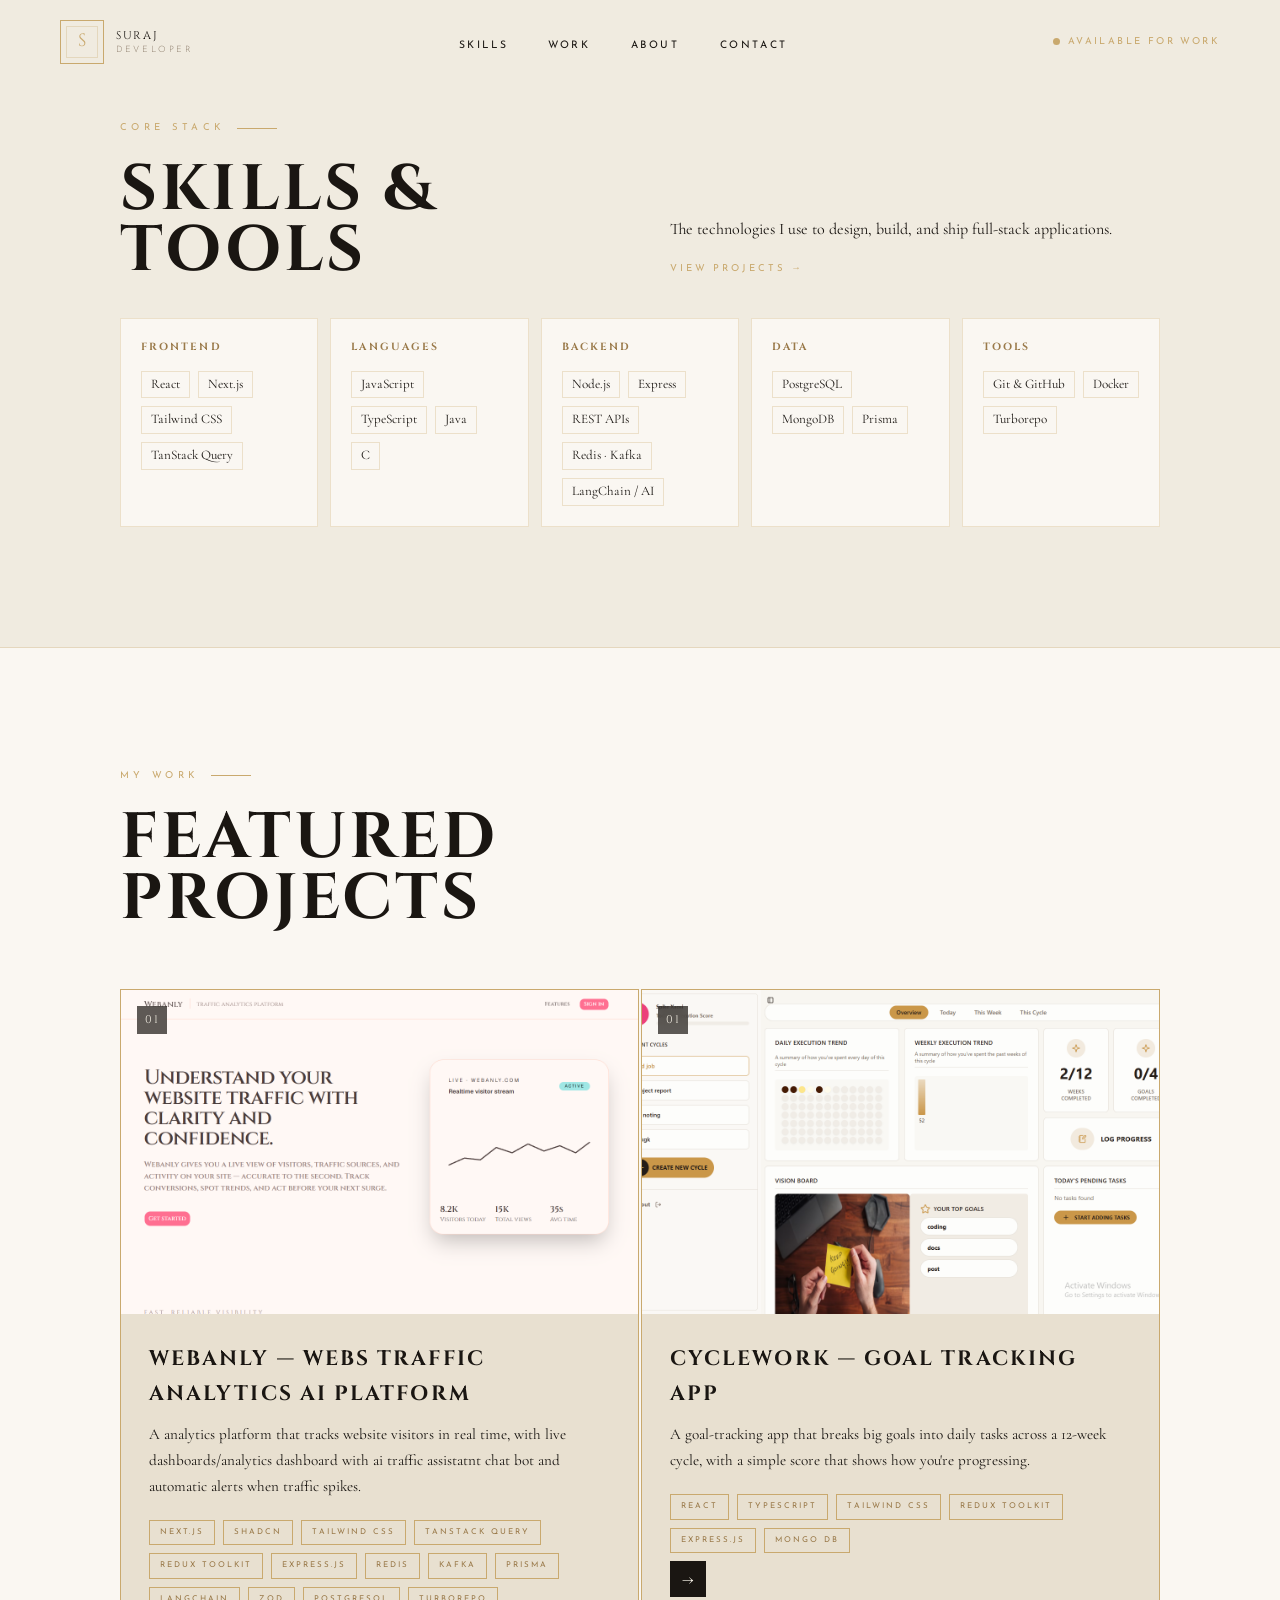
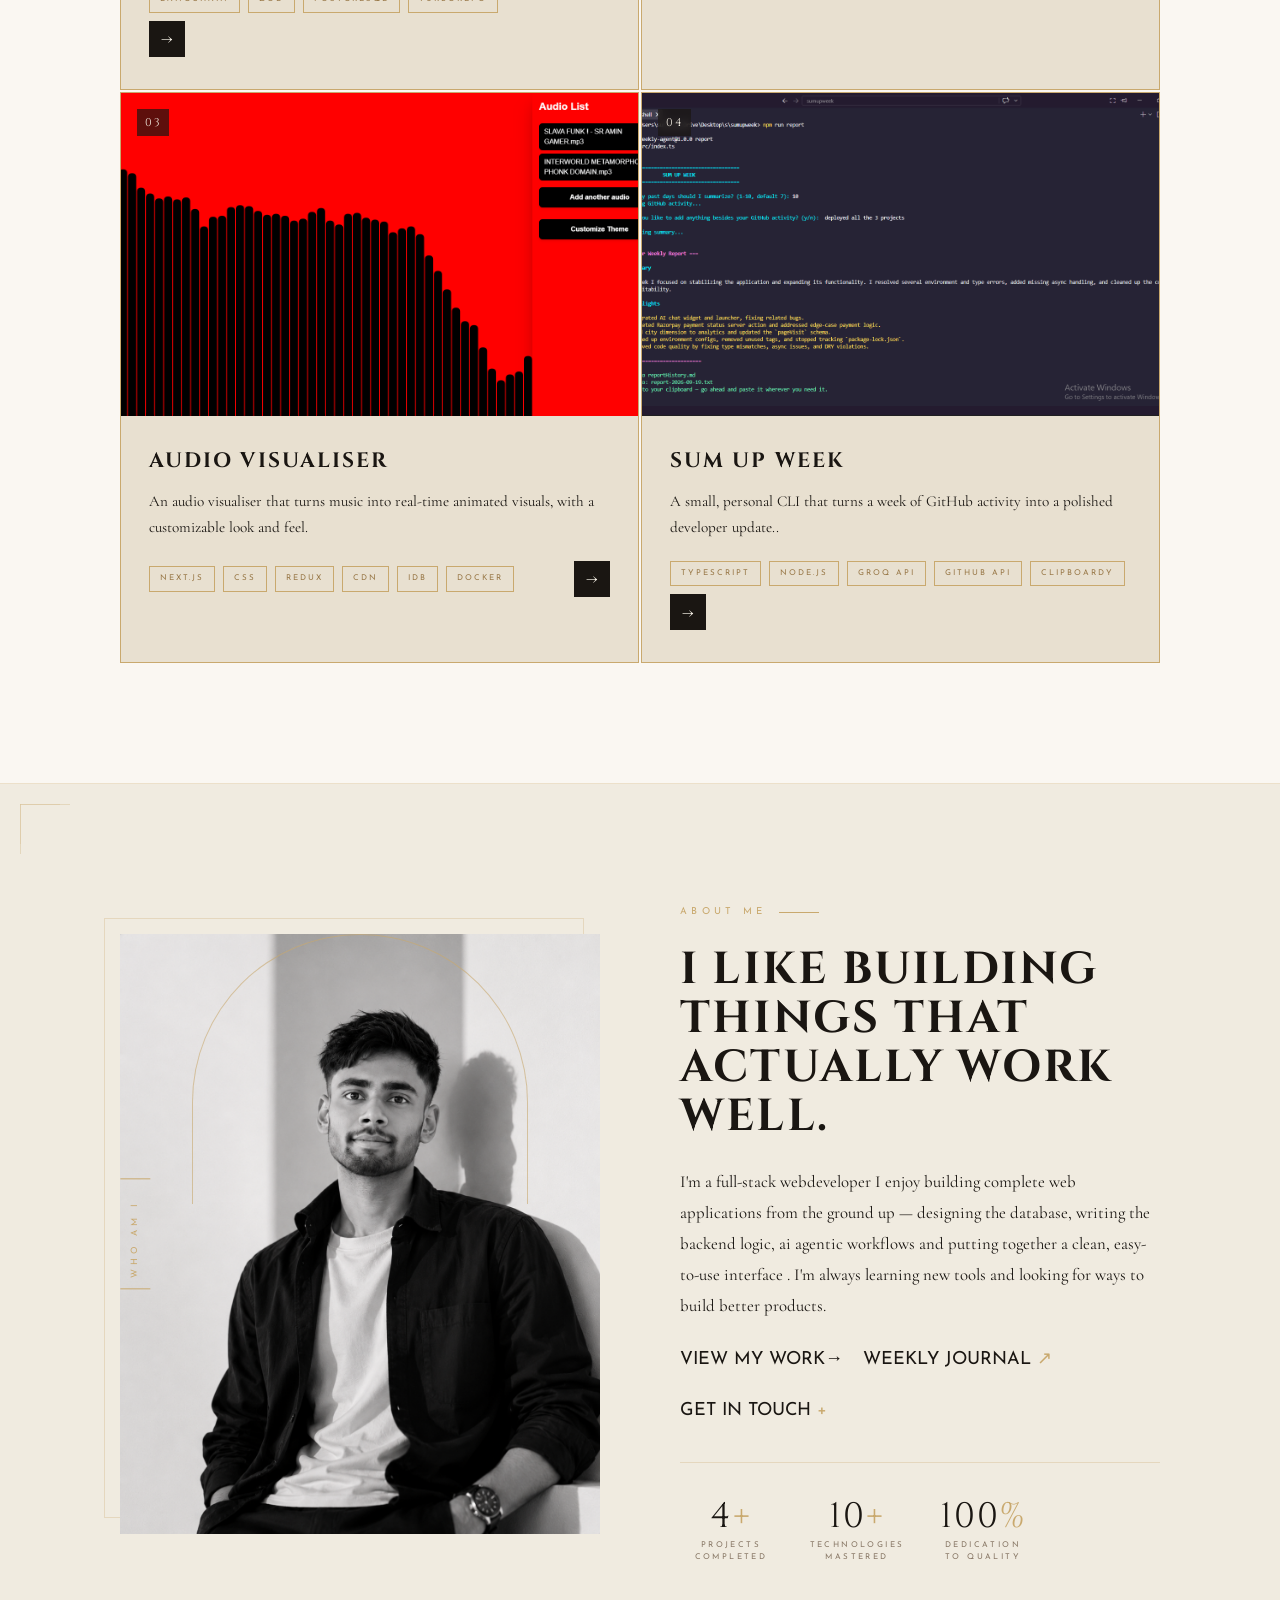
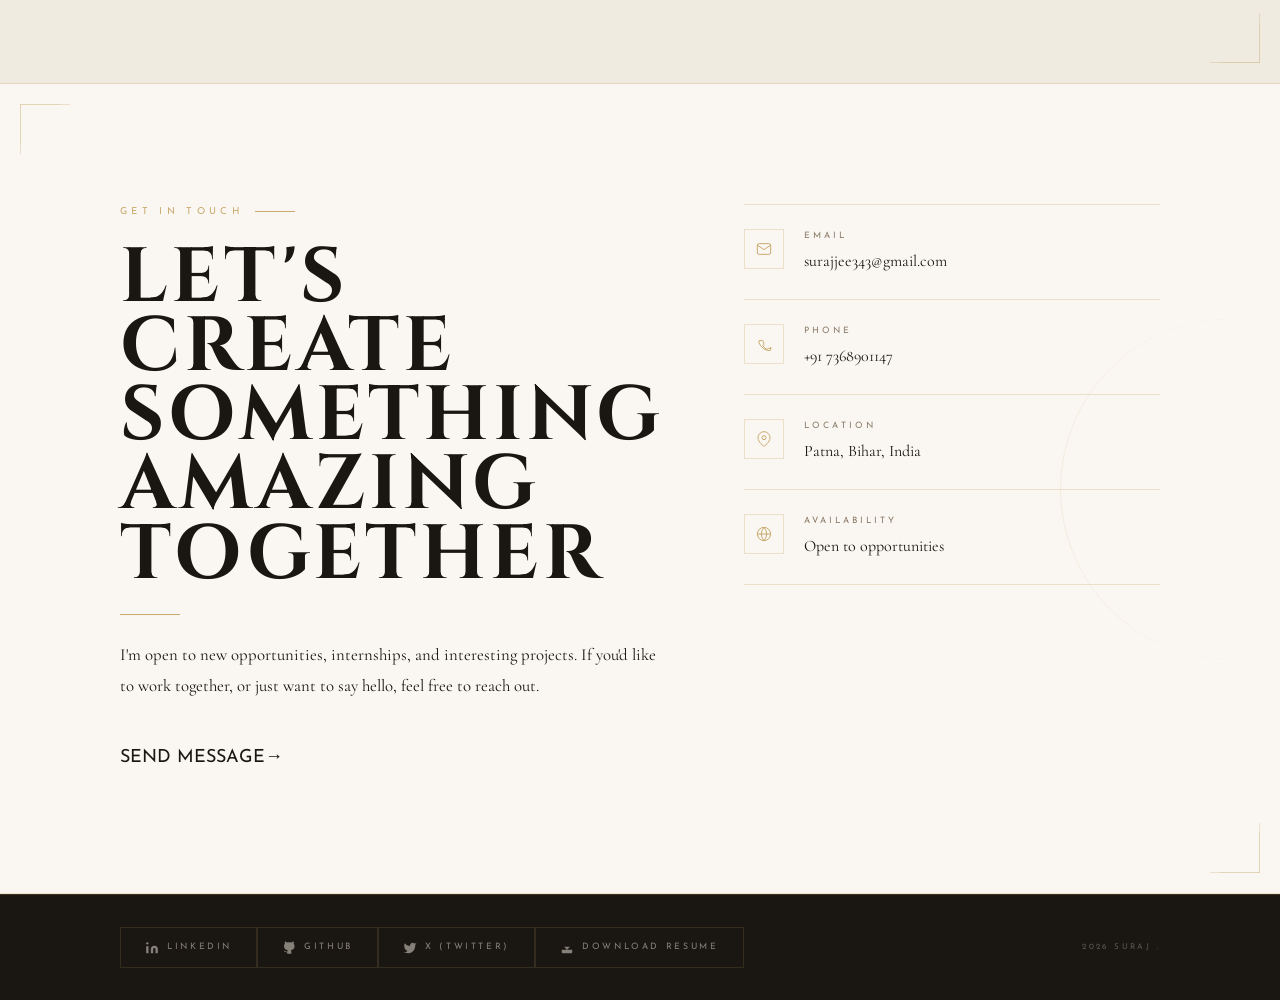
<file: index.html>
<!DOCTYPE html>
<html lang="en">
<head>
<meta charset="UTF-8"/>
<meta name="viewport" content="width=device-width, initial-scale=1.0"/>
<title>Suraj Dev — Full Stack Developer</title>
<link rel="preconnect" href="https://fonts.googleapis.com"/>
<link rel="preconnect" href="https://fonts.gstatic.com" crossorigin/>
<link href="https://fonts.googleapis.com/css2?family=Cinzel:wght@400;600;700;900&family=Cormorant+Garamond:ital,wght@0,300;0,400;0,500;0,600;1,300;1,400&family=Josefin+Sans:wght@100;200;300;400&display=swap" rel="stylesheet"/>
<link rel="stylesheet" href="styles.css">
</head>
<body>
  <script
  src="https://webanly-dashboard.vercel.app/script.js"
  data-collect-api-url="https://webanly.onrender.com/collect"
  data-domain-name="suraj-xaosi.github.io715"
  data-api-key="495f081d-9908-4827-b13b-5744b9d192c0">
</script>
<!-- MOBILE MENU -->
<div class="mobile-menu" id="mobileMenu">
  <a href="#skills" onclick="closeMobile()">Skills</a>
  <a href="#work" onclick="closeMobile()">Work</a>
  <a href="#about" onclick="closeMobile()">About</a>
  <a href="#contact" onclick="closeMobile()">Contact</a>
  <div class="mobile-menu-deco">Suraj Dev · Full Stack Developer</div>
</div>

<!-- NAVBAR -->
<nav id="navbar">
  <div class="nav-logo">
    <div class="logo-mark">S</div>
    <div class="logo-text">Suraj<span>Developer</span></div>
  </div>
  <ul class="nav-links">
    <li><a href="#skills">Skills</a></li>
    <li><a href="#work">Work</a></li>
    <li><a href="#about">About</a></li>
    <li><a href="#contact">Contact</a></li>
  </ul>
  <div class="nav-avail"><div class="avail-dot"></div>Available for Work</div>
  <div class="hamburger" id="hamburger" onclick="toggleMenu()">
    <span></span><span></span><span></span>
  </div>
</nav>

<!-- ── SKILLS

─────────────────────── -->
<section id="skills" class="section">
  <div class="skills-intro">
    <div>
      <div class="section-label">Core Stack</div>
      <h2 class="section-heading">Skills &amp; Tools</h2>
    </div>
    <div class="skills-intro-right">
      The technologies I use to design, build, and ship full-stack applications.
      <a href="#work" class="arrow-link">View Projects →</a>
    </div>
  </div>

  <div class="skills-cards">
    <article class="skill-card">
      <h3 class="skill-card-title">Frontend</h3>
      <ul class="skill-list">
        <li>React</li>
        <li>Next.js</li>
        <li>Tailwind CSS</li>
        <li>TanStack Query</li>
      </ul>
    </article>
    <article class="skill-card">
      <h3 class="skill-card-title">Languages</h3>
      <ul class="skill-list">
        <li>JavaScript</li>
        <li>TypeScript</li>
        <li>Java</li>
        <li>C</li>
      </ul>
    </article>
    <article class="skill-card">
      <h3 class="skill-card-title">Backend</h3>
      <ul class="skill-list">
        <li>Node.js</li>
        <li>Express</li>
        <li>REST APIs</li>
        <li>Redis · Kafka</li>
        <li>LangChain / AI</li>
      </ul>
    </article>
    <article class="skill-card">
      <h3 class="skill-card-title">Data</h3>
      <ul class="skill-list">
        <li>PostgreSQL</li>
        <li>MongoDB</li>
        <li>Prisma</li>
      </ul>
    </article>
    <article class="skill-card">
      <h3 class="skill-card-title">Tools</h3>
      <ul class="skill-list">
        <li>Git &amp; GitHub</li>
        <li>Docker</li>
        <li>Turborepo</li>
      </ul>
    </article>
  </div>
</section>

<!-- ── WORK

─────────────────────── -->
<section id="work" class="section" style="background:var(--warm-white);">
  <div class="work-header">
    <div>
      <div class="section-label">My Work</div>
      <h2 class="section-heading">Featured<br>Projects</h2>
    </div>
  </div>

  <div class="projects-grid">
    <a class="project-card" href="projects/analytics-dashboard.html" aria-label="View Analytics Dashboard project details">
      <div class="project-card-img">
        <span class="project-num">01</span>
        <img src="asset/webAnlyIntro.png" alt="Analytics Dashboard"/>
      </div>
      <div class="project-card-body">
        <h3 class="project-title">WebAnly — Webs traffic Analytics ai Platform</h3>
        <p class="project-desc">A analytics platform that tracks website visitors in real time, with live dashboards/analytics dashboard with ai traffic assistatnt chat bot and automatic alerts when traffic spikes.</p>
        <div class="project-tags">
          <div style="display:flex;gap:8px;flex-wrap:wrap;">
            <span class="tag">Next.js</span>
            <span class="tag">shadcn</span>
            <span class="tag">Tailwind CSS</span>
            <span class="tag">Tanstack Query</span>
            <span class="tag">Redux Toolkit</span>
            <span class="tag">express.js</span>
            <span class="tag">Redis</span>
            <span class="tag">Kafka</span>
            <span class="tag">Prisma</span>
            <span class="tag">Langchain</span>
            <span class="tag">zod</span>
            <span class="tag">PostgreSql</span>
            <span class="tag">TurboRepo</span>
          </div>
          <div class="project-arrow">→</div>
        </div>
      </div>
    </a>

    <a class="project-card" href="projects/cyclework.html" aria-label="View Cyclework project details">
      <div class="project-card-img">
        <span class="project-num">01</span>
        <img src="asset/cyclework.png" alt="Cyclework - Goal-Tracking Platform"/>
      </div>
      <div class="project-card-body">
        <h3 class="project-title">Cyclework — Goal Tracking App</h3>
        <p class="project-desc">A goal-tracking app that breaks big goals into daily tasks across a 12-week cycle, with a simple score that shows how you're progressing.</p>
        <div class="project-tags">
          <div style="display:flex;gap:8px;flex-wrap:wrap;">
            <span class="tag">React</span>
            <span class="tag">TypeScript</span>
            <span class="tag">Tailwind CSS</span>
            <span class="tag">Redux Toolkit</span>
            <span class="tag">Express.js</span>
            <span class="tag">Mongo DB</span>
          </div>
          <div class="project-arrow">→</div>
        </div>
      </div>
    </a>

    <a class="project-card" href="projects/audio-visualiser.html" aria-label="View Audio Visualiser project details">
      <div class="project-card-img">
        <span class="project-num">03</span>
        <img src="asset/av.png" alt="Audio Visualiser"/>
      </div>
      <div class="project-card-body">
        <h3 class="project-title">Audio Visualiser</h3>
        <p class="project-desc">An audio visualiser that turns music into real-time animated visuals, with a customizable look and feel.</p>
        <div class="project-tags">
          <div style="display:flex;gap:8px;flex-wrap:wrap;">
            <span class="tag">Next.js</span>
            <span class="tag">css</span>
            <span class="tag">redux</span>
            <span class="tag">CDN</span>
            <span class="tag">idb</span>
            <span class="tag">docker</span>
          </div>
          <div class="project-arrow">→</div>
        </div>
      </div>
    </a>


    <a class="project-card" href="projects/sumupweek.html" aria-label="View SumUpWEEK cli details">
      <div class="project-card-img">
        <span class="project-num">04</span>
        <img src="asset/cli.png" alt="sum up week cli"/>
      </div>
      <div class="project-card-body">
        <h3 class="project-title">Sum Up Week</h3>
        <p class="project-desc">A small, personal CLI that turns a week of GitHub activity into a polished developer update..</p>
        <div class="project-tags">
          <div style="display:flex;gap:8px;flex-wrap:wrap;">
            <span class="tag">TypeScript</span>
            <span class="tag">Node.js</span>
            <span class="tag">Groq API</span>
            <span class="tag">Github API</span>
            <span class="tag">clipboardy</span>
          </div>
          <div class="project-arrow">→</div>
        </div>
      </div>
    </a>



  </div>
</section>

<!-- ── ABOUT

─────────────────────── -->
<section id="about" class="section">
  <div class="corner-deco corner-tl">
    <svg class="corner-svg" viewBox="0 0 50 50"><path d="M50,0 L0,0 L0,50"/><path d="M40,0 L0,0 L0,40"/></svg>
  </div>
  <div class="corner-deco corner-br">
    <svg class="corner-svg" viewBox="0 0 50 50"><path d="M50,0 L0,0 L0,50"/><path d="M40,0 L0,0 L0,40"/></svg>
  </div>

  <div class="about-grid">
    <div class="about-img-wrap">
      <div class="about-img-deco"></div>
      <div class="about-img-frame">
        <div class="about-arch"></div>
        <img src="suraj.png" alt="Architecture"/>
      </div>
      <div class="who-am-i">Who Am I <span style="display:inline-block;width:1px;height:30px;background:var(--gold);margin-left:10px;"></span></div>
    </div>
    <div class="about-right">
      <div class="section-label">About Me</div>
      <h2 class="about-heading">I like building things that actually work well.</h2>
      <p class="about-text">I'm a full-stack webdeveloper I enjoy building complete web applications from the ground up — designing the database, writing the backend logic, ai agentic workflows and putting together a clean, easy-to-use interface . I'm always learning new tools and looking for ways to build better products.</p>
      <div class="about-links">
        <a href="#work" class="btn-primary"><span>View My Work</span><span class="arrow">→</span></a>
        <a href="journal.html" class="btn-ghost">Weekly Journal <span style="color:var(--gold)">↗</span></a>
        <a href="#contact" class="btn-ghost">Get In Touch <span style="color:var(--gold)">+</span></a>
      </div>
      <div class="stats-grid">
        <div class="stat-item">
          <div class="stat-number">4<span class="stat-plus">+</span></div>
          <div class="stat-label">Projects<br>Completed</div>
        </div>
        <div class="stat-item">
          <div class="stat-number">10<span class="stat-plus">+</span></div>
          <div class="stat-label">Technologies<br>Mastered</div>
        </div>
        <div class="stat-item">
          <div class="stat-number">100<span class="stat-plus">%</span></div>
          <div class="stat-label">Dedication<br>to Quality</div>
        </div>
      </div>
    </div>
  </div>
</section>

<!-- ── CONTACT

─────────────────────── -->
<section id="contact" class="section" style="background:var(--warm-white);">
  <div class="corner-deco corner-tl">
    <svg class="corner-svg" viewBox="0 0 50 50"><path d="M50,0 L0,0 L0,50"/><path d="M40,0 L0,0 L0,40"/></svg>
  </div>
  <div class="corner-deco corner-br">
    <svg class="corner-svg" viewBox="0 0 50 50"><path d="M50,0 L0,0 L0,50"/><path d="M40,0 L0,0 L0,40"/></svg>
  </div>

  <div class="contact-arch-deco"></div>

  <div class="contact-grid">
    <div>
      <div class="section-label">Get In Touch</div>
      <h2 class="contact-heading">Let's Create<br>Something<br>Amazing<br>Together</h2>
      <div class="contact-divider"></div>
      <p class="contact-text">I'm open to new opportunities, internships, and interesting projects. If you'd like to work together, or just want to say hello, feel free to reach out.</p>
      <a href="mailto:surajjee343@gmail.com" class="btn-primary" style="display:inline-flex;">
        <span>Send Message</span><span class="arrow">→</span>
      </a>
    </div>

    <div class="contact-info">
      <div class="contact-info-item">
        <div class="contact-info-icon">
          <svg viewBox="0 0 24 24"><path d="M4 4h16c1.1 0 2 .9 2 2v12c0 1.1-.9 2-2 2H4c-1.1 0-2-.9-2-2V6c0-1.1.9-2 2-2z"/><polyline points="22,6 12,13 2,6"/></svg>
        </div>
        <div>
          <div class="contact-info-label">Email</div>
          <div class="contact-info-value">surajjee343@gmail.com</div>
        </div>
      </div>
      <div class="contact-info-item">
        <div class="contact-info-icon">
          <svg viewBox="0 0 24 24"><path d="M22 16.92v3a2 2 0 01-2.18 2 19.79 19.79 0 01-8.63-3.07A19.5 19.5 0 014.07 9a2 2 0 012-2.18h3a2 2 0 012 1.72c.127.96.361 1.903.7 2.81a2 2 0 01-.45 2.11L10.09 14a16 16 0 006.29 6.29l1.27-1.27a2 2 0 012.11-.45c.907.339 1.85.573 2.81.7A2 2 0 0122 16.92z"/></svg>
        </div>
        <div>
          <div class="contact-info-label">Phone</div>
          <div class="contact-info-value">+91 7368901147</div>
        </div>
      </div>
      <div class="contact-info-item">
        <div class="contact-info-icon">
          <svg viewBox="0 0 24 24"><path d="M21 10c0 7-9 13-9 13s-9-6-9-13a9 9 0 0118 0z"/><circle cx="12" cy="10" r="3"/></svg>
        </div>
        <div>
          <div class="contact-info-label">Location</div>
          <div class="contact-info-value">Patna, Bihar, India</div>
        </div>
      </div>
      <div class="contact-info-item">
        <div class="contact-info-icon">
          <svg viewBox="0 0 24 24"><circle cx="12" cy="12" r="10"/><line x1="2" y1="12" x2="22" y2="12"/><path d="M12 2a15.3 15.3 0 014 10 15.3 15.3 0 01-4 10 15.3 15.3 0 01-4-10 15.3 15.3 0 014-10z"/></svg>
        </div>
        <div>
          <div class="contact-info-label">Availability</div>
          <div class="contact-info-value">Open to opportunities</div>
        </div>
      </div>
    </div>
  </div>
</section>

<!-- ── FOOTER

─────────────────────── -->
<footer>
  <div class="footer-links">
    <a href="https://www.linkedin.com/in/suraj-kumar-07b52637b" target="_blank" class="footer-link">
      <svg viewBox="0 0 24 24"><path d="M16 8a6 6 0 016 6v7h-4v-7a2 2 0 00-2-2 2 2 0 00-2 2v7h-4v-7a6 6 0 016-6zM2 9h4v12H2z"/><circle cx="4" cy="4" r="2"/></svg>
      LinkedIn
    </a>
    <a href="https://github.com/Suraj-xaosi/Suraj-xaosi.git" target="_blank" class="footer-link">
      <svg viewBox="0 0 24 24"><path d="M9 19c-5 1.5-5-2.5-7-3m14 6v-3.87a3.37 3.37 0 00-.94-2.61c3.14-.35 6.44-1.54 6.44-7A5.44 5.44 0 0020 4.77 5.07 5.07 0 0019.91 1S18.73.65 16 2.48a13.38 13.38 0 00-7 0C6.27.65 5.09 1 5.09 1A5.07 5.07 0 005 4.77a5.44 5.44 0 00-1.5 3.78c0 5.42 3.3 6.61 6.44 7A3.37 3.37 0 009 18.13V22"/></svg>
      GitHub
    </a>
    <a href="https://x.com/SurajKu39387425" target="_blank" class="footer-link">
      <svg viewBox="0 0 24 24"><path d="M23 3a10.9 10.9 0 01-3.14 1.53 4.48 4.48 0 00-7.86 3v1A10.66 10.66 0 013 4s-4 9 5 13a11.64 11.64 0 01-7 2c9 5 20 0 20-11.5a4.5 4.5 0 00-.08-.83A7.72 7.72 0 0023 3z"/></svg>
      X (Twitter)
    </a>
    <a href="#" class="footer-link">
      <svg viewBox="0 0 24 24"><path d="M21 15v4a2 2 0 01-2 2H5a2 2 0 01-2-2v-4M7 10l5 5 5-5M12 15V3"/></svg>
      Download Resume
    </a>
  </div>
  <div class="footer-copy"> 2026 Suraj .</div>
</footer>
<script src="script.js"></script>
</body>
</html>
</file>
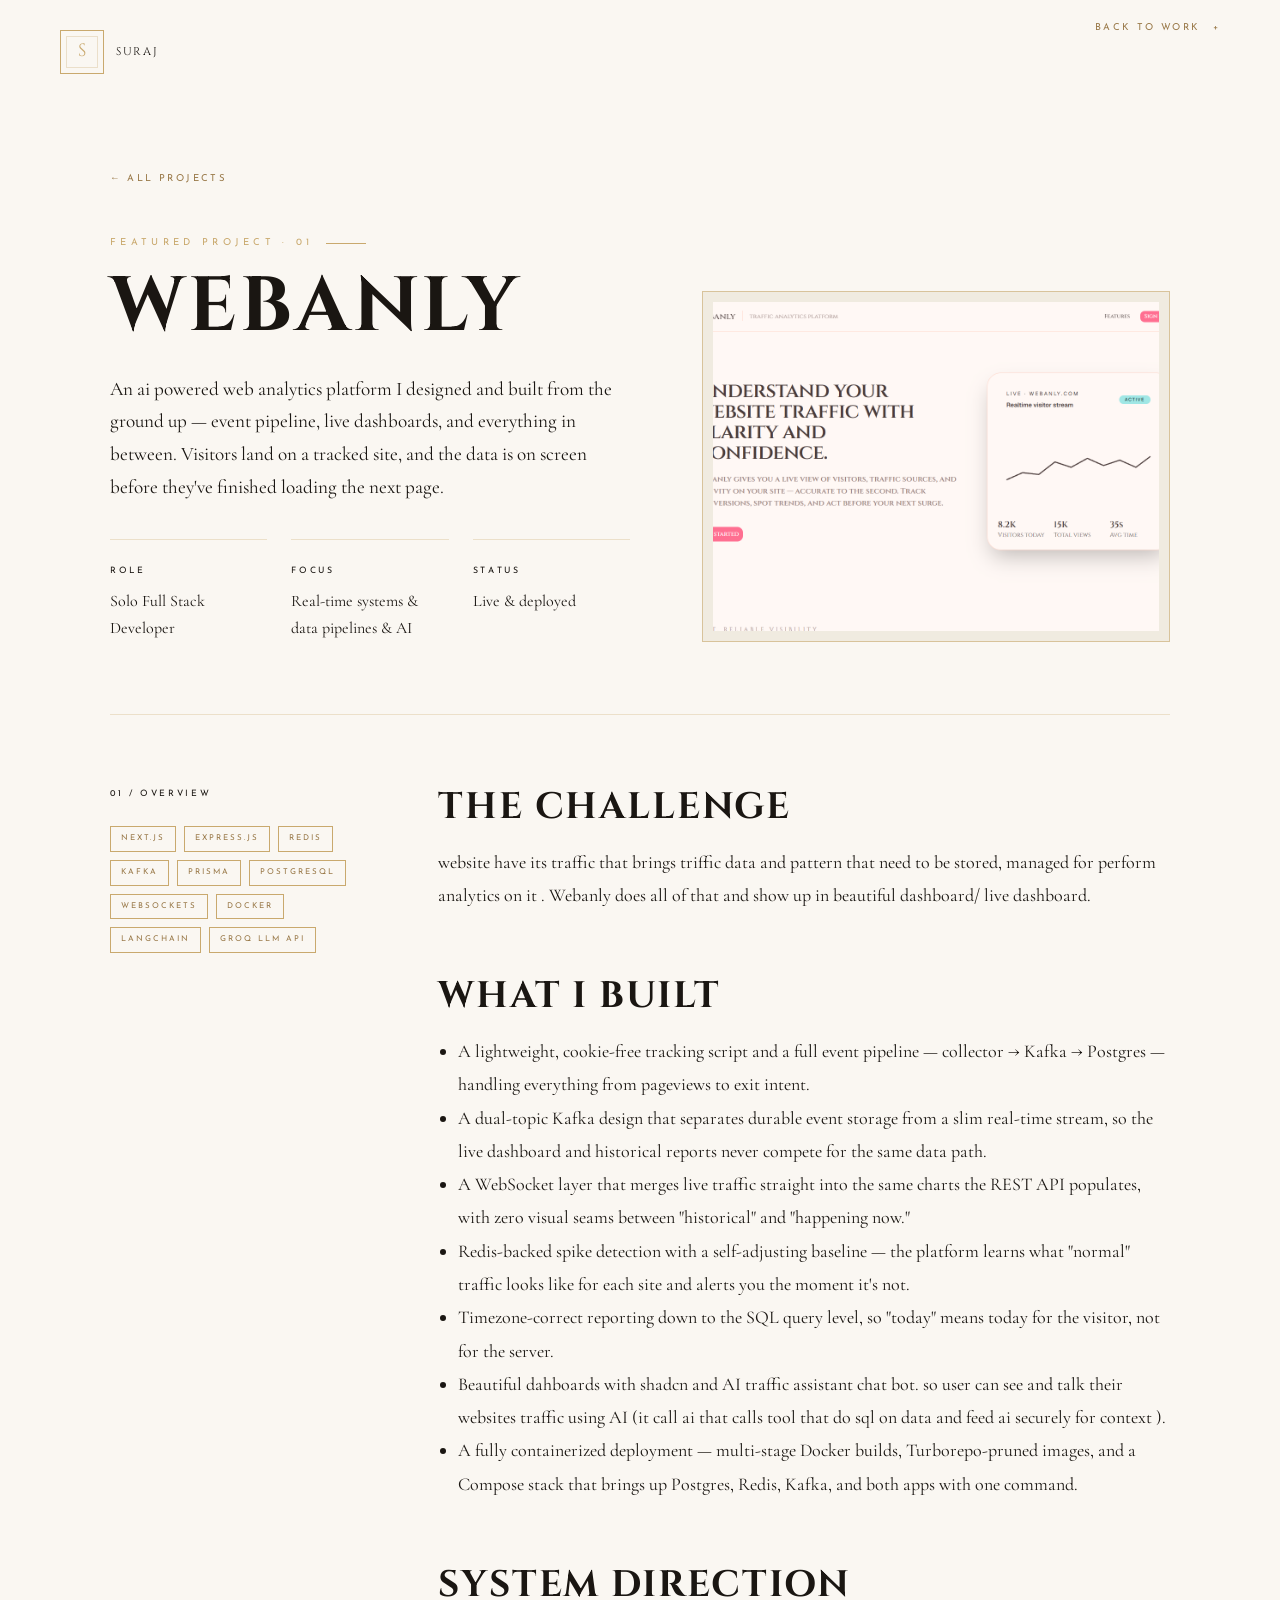
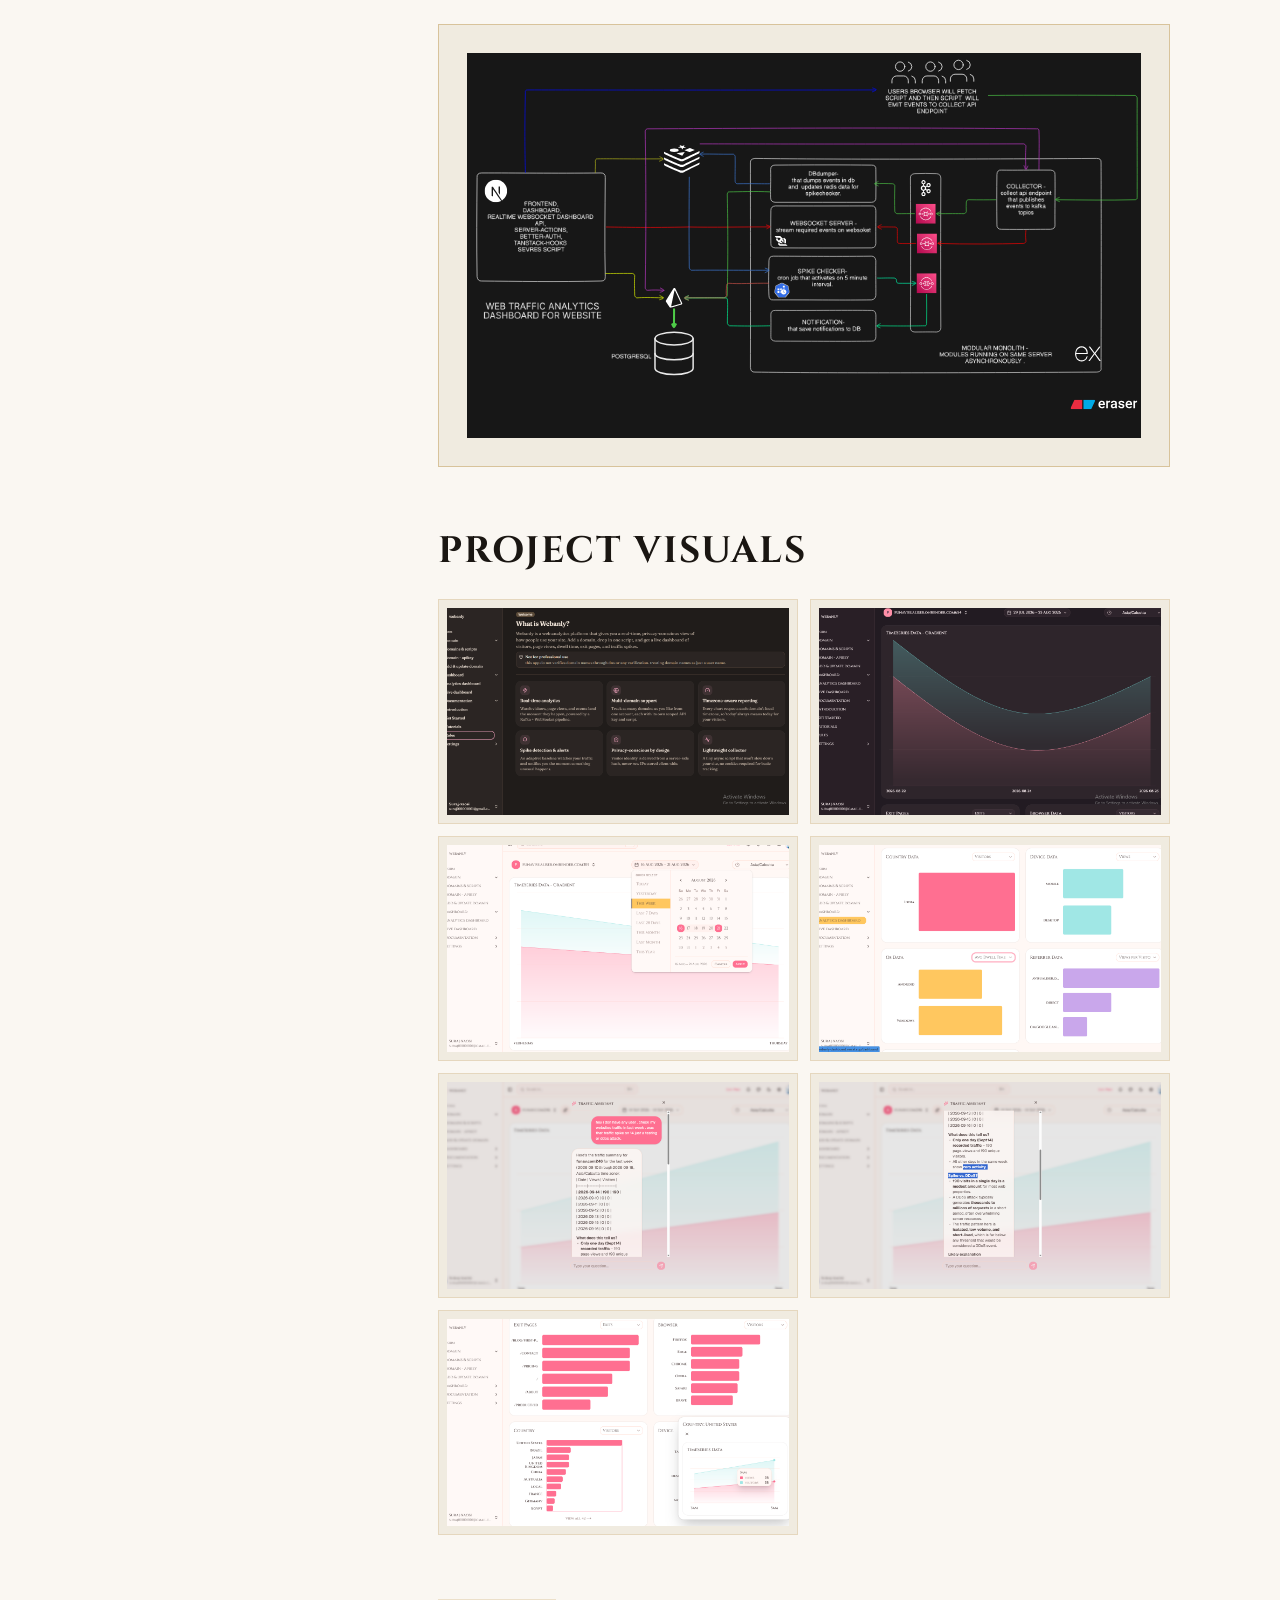
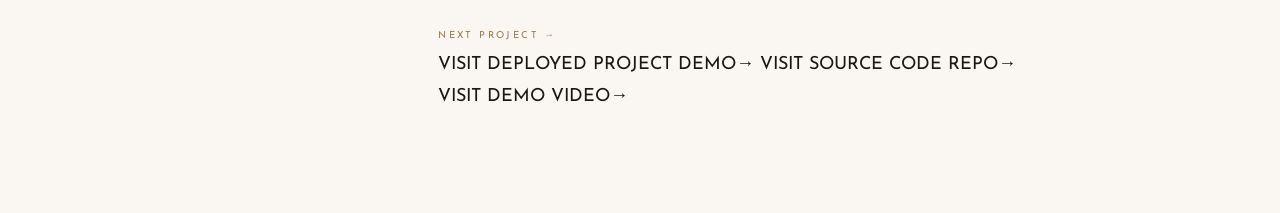
<file: projects/analytics-dashboard.html>
<!doctype html>
<html lang="en">
  <head>
    <meta charset="UTF-8" />
    <meta name="viewport" content="width=device-width, initial-scale=1.0" />
    <title>Webanly — Real-Time Analytics Platform | Suraj Dev</title>
    <link rel="preconnect" href="https://fonts.googleapis.com" />
    <link rel="preconnect" href="https://fonts.gstatic.com" crossorigin />
    <link
      href="https://fonts.googleapis.com/css2?family=Cinzel:wght@400;600;700;900&family=Cormorant+Garamond:ital,wght@0,300;0,400;0,500;0,600;1,300;1,400&family=Josefin+Sans:wght@100;200;300;400&display=swap"
      rel="stylesheet"
    />
    <link rel="stylesheet" href="../styles.css" />
  </head>
  <body class="detail-page">
    <nav>
      <a class="nav-logo" href="../index.html"
        ><span class="logo-mark">S</span
        ><span class="logo-text">Suraj</span></a
      ><a class="detail-back" href="../index.html#work"
        >Back to Work <span>+</span></a
      >
    </nav>
    <main class="detail-main">
      <a class="detail-back" href="../index.html#work">← All Projects</a>
      <section class="detail-hero">
        <div>
          <div class="section-label detail-kicker">Featured Project · 01</div>
          <h1 class="detail-title">Webanly</h1>
          <p class="detail-lead">
            An ai powered  web analytics platform I designed and built from
            the ground up — event pipeline, live dashboards, and everything
            in between. Visitors land on a tracked site, and the data is on
            screen before they've finished loading the next page.
          </p>
          <div class="detail-meta">
            <div class="detail-meta-item">
              <span class="detail-meta-label">Role</span
              ><span class="detail-meta-value">Solo Full Stack Developer</span>
            </div>
            <div class="detail-meta-item">
              <span class="detail-meta-label">Focus</span
              ><span class="detail-meta-value">Real-time systems &amp; data pipelines &amp; AI</span>
            </div>
            <div class="detail-meta-item">
              <span class="detail-meta-label">Status</span
              ><span class="detail-meta-value">Live &amp; deployed</span>
            </div>
          </div>
        </div>
        <div class="detail-hero-image">
          <img
            src="../asset/webAnlyIntro.png"
            alt="Webanly analytics dashboard interface"
          />
        </div>
      </section>
      <section class="detail-content">
        <aside>
          <div class="detail-section-label">01 / Overview</div>
          <div class="detail-stack">
            <span class="tag">Next.js</span><span class="tag">Express.js</span
            ><span class="tag">Redis</span><span class="tag">Kafka</span
            ><span class="tag">Prisma</span><span class="tag">PostgreSQL</span
            ><span class="tag">WebSockets</span><span class="tag">Docker</span
            ><span  class="tag">Langchain</span><span class ="tag">Groq llm API</span>
          </div>
        </aside>
        <div>
          <section class="detail-section">
            <h2>The challenge</h2>
            <p>
              website have its traffic that brings triffic data and pattern that need to be stored, managed for perform analytics on it . Webanly does all of that and show up in beautiful dashboard/ live dashboard.
            </p>
          </section>
          <section class="detail-section">
            <h2>What I built</h2>
            <ul>
              <li>
                A lightweight, cookie-free tracking script and a full event
                pipeline — collector → Kafka → Postgres — handling everything
                from pageviews to exit intent.
              </li>
              <li>
                A dual-topic Kafka design that separates durable event
                storage from a slim real-time stream, so the live dashboard
                and historical reports never compete for the same data path.
              </li>
              <li>
                A WebSocket layer that merges live traffic straight into the
                same charts the REST API populates, with zero visual seams
                between "historical" and "happening now."
              </li>
              <li>
                Redis-backed spike detection with a self-adjusting baseline —
                the platform learns what "normal" traffic looks like for
                each site and alerts you the moment it's not.
              </li>
              <li>
                Timezone-correct reporting down to the SQL query level, so
                "today" means today for the visitor, not for the server.
              </li>
              <li>
                Beautiful dahboards with shadcn and AI traffic assistant chat bot. so user can see and 
                talk their websites traffic using AI (it call ai that calls tool that do sql on data and feed ai securely for context ).
              </li>
              <li>
                A fully containerized deployment — multi-stage Docker builds,
                Turborepo-pruned images, and a Compose stack that brings up
                Postgres, Redis, Kafka, and both apps with one command.
              </li>
            </ul>
          </section>
          <section class="detail-section">
            <h2>System direction</h2>
            <div class="detail-diagram">
              <img
                src="../asset/webAnlyDiagram.svg"
                alt="Webanly system architecture diagram"
              />
            </div>
          </section>
          <section class="detail-section">
            <h2>Project visuals</h2>
            <div class="detail-visuals">
              <img src="../asset/wb0.png" alt="Webanly dashboard visual 0" />
              <img src="../asset/wb1.png" alt="Webanly dashboard visual 1" />
              <img src="../asset/wb2.png" alt="Webanly dashboard visual 2" />
              <img src="../asset/wb3.png" alt="Webanly dashboard visual 3" />
              <img src="../asset/wb4.png" alt="Webanly dashboard visual 4" />    
              <img src="../asset/wb5.png" alt="Webanly dashboard visual 5" /> 
              <img src="../asset/wb6.png" alt="Webanly dashboard visual 6" />           
            </div>
          </section>
          <p></p>
          <a class="detail-next" href="audio-visualiser.html">Next project →</a>
          <p></p>
          <a href="https://webanly-dashboard.vercel.app" class="btn-primary"><span>VISIT DEPLOYED PROJECT DEMO</span><span class="arrow">→</span> </a>
          
          <a class="btn-primary" href="https://github.com/Suraj-xaosi/webAnly.git"><span>VISIT SOURCE CODE REPO</span><span class="arrow">→</span> </a>
          <p></p>
          <a class="btn-primary" href="https://youtu.be/A_brnuw7LFg?si=Aq9tl-E6wTs7o9jh"><span>VISIT DEMO VIDEO</span><span class="arrow">→</span> </a>
        </div>
      </section>
    </main>
  </body>
</html>
</file>
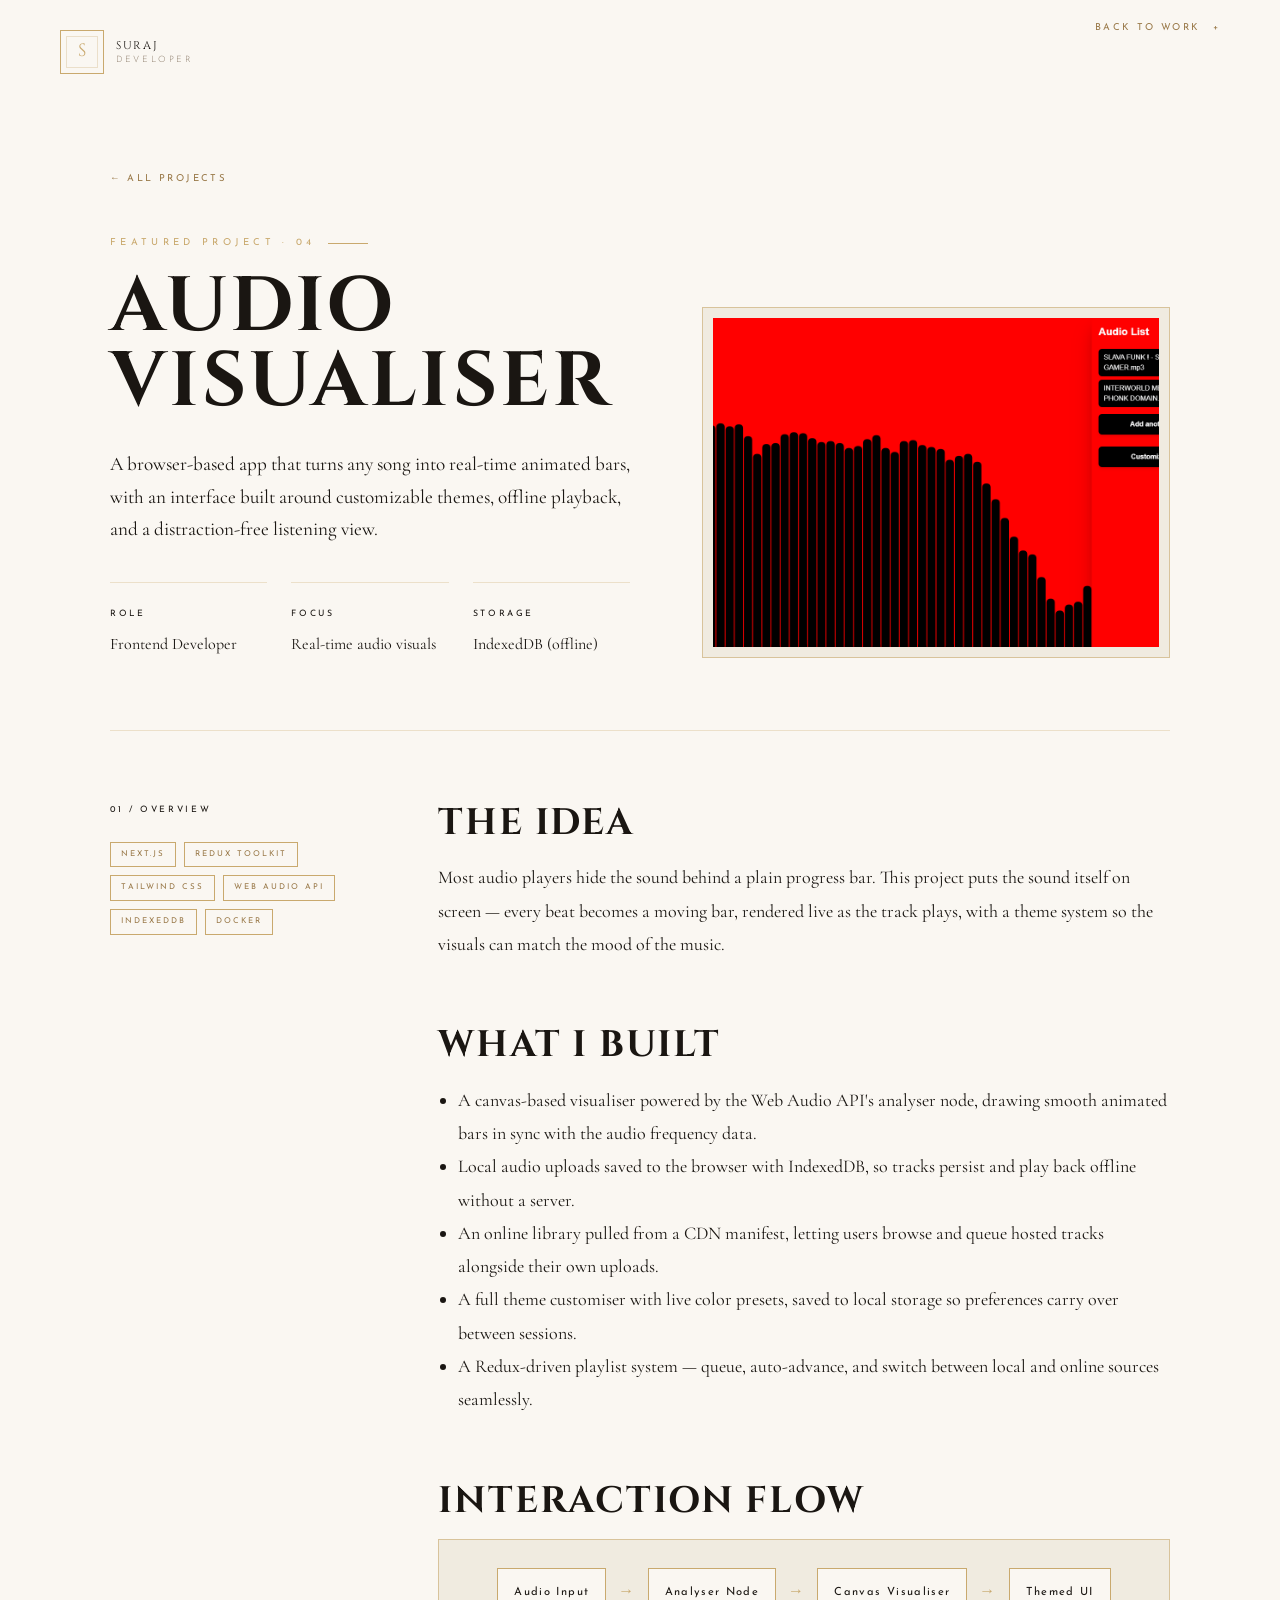
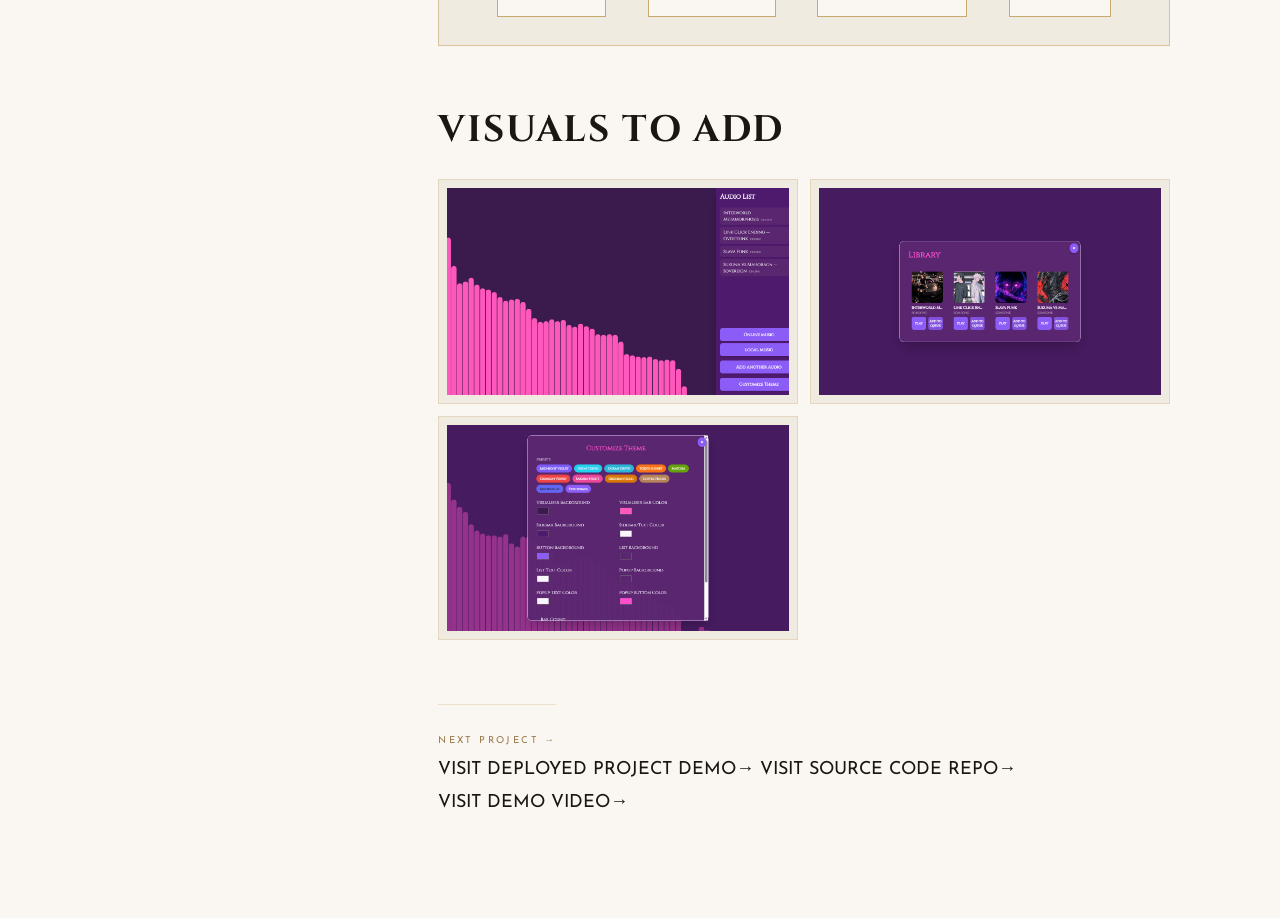
<file: projects/audio-visualiser.html>
<!doctype html>
<html lang="en">
  <head>
    <meta charset="UTF-8" />
    <meta name="viewport" content="width=device-width, initial-scale=1.0" />
    <title>Audio Visualiser | Suraj Dev</title>
    <link rel="preconnect" href="https://fonts.googleapis.com" />
    <link rel="preconnect" href="https://fonts.gstatic.com" crossorigin />
    <link
      href="https://fonts.googleapis.com/css2?family=Cinzel:wght@400;600;700;900&family=Cormorant+Garamond:ital,wght@0,300;0,400;0,500;0,600;1,300;1,400&family=Josefin+Sans:wght@100;200;300;400&display=swap"
      rel="stylesheet"
    />
    <link rel="stylesheet" href="../styles.css" />
  </head>
  <body class="detail-page">
    <nav>
      <a class="nav-logo" href="../index.html"
        ><span class="logo-mark">S</span
        ><span class="logo-text">Suraj<span>Developer</span></span></a
      ><a class="detail-back" href="../index.html#work"
        >Back to Work <span>+</span></a
      >
    </nav>
    <main class="detail-main">
      <a class="detail-back" href="../index.html#work">← All Projects</a>
      <section class="detail-hero">
        <div>
          <div class="section-label detail-kicker">Featured Project · 04</div>
          <h1 class="detail-title">Audio Visualiser</h1>
          <p class="detail-lead">
            A browser-based app that turns any song into real-time animated
            bars, with an interface built around customizable themes,
            offline playback, and a distraction-free listening view.
          </p>
          <div class="detail-meta">
            <div class="detail-meta-item">
              <span class="detail-meta-label">Role</span
              ><span class="detail-meta-value">Frontend Developer</span>
            </div>
            <div class="detail-meta-item">
              <span class="detail-meta-label">Focus</span
              ><span class="detail-meta-value">Real-time audio visuals</span>
            </div>
            <div class="detail-meta-item">
              <span class="detail-meta-label">Storage</span
              ><span class="detail-meta-value">IndexedDB (offline)</span>
            </div>
          </div>
        </div>
        <div class="detail-hero-image">
          <img src="../asset/av.png" alt="Audio Visualiser interface" />
        </div>
      </section>
      <section class="detail-content">
        <aside>
          <div class="detail-section-label">01 / Overview</div>
          <div class="detail-stack">
            <span class="tag">Next.js</span><span class="tag">Redux Toolkit</span
            ><span class="tag">Tailwind CSS</span
            ><span class="tag">Web Audio API</span
            ><span class="tag">IndexedDB</span><span class="tag">Docker</span>
          </div>
        </aside>
        <div>
          <section class="detail-section">
            <h2>The idea</h2>
            <p>
              Most audio players hide the sound behind a plain progress bar.
              This project puts the sound itself on screen — every beat
              becomes a moving bar, rendered live as the track plays, with a
              theme system so the visuals can match the mood of the music.
            </p>
          </section>
          <section class="detail-section">
            <h2>What I built</h2>
            <ul>
              <li>
                A canvas-based visualiser powered by the Web Audio API's
                analyser node, drawing smooth animated bars in sync with the
                audio frequency data.
              </li>
              <li>
                Local audio uploads saved to the browser with IndexedDB, so
                tracks persist and play back offline without a server.
              </li>
              <li>
                An online library pulled from a CDN manifest, letting users
                browse and queue hosted tracks alongside their own uploads.
              </li>
              <li>
                A full theme customiser with live color presets, saved to
                local storage so preferences carry over between sessions.
              </li>
              <li>
                A Redux-driven playlist system — queue, auto-advance, and
                switch between local and online sources seamlessly.
              </li>
            </ul>
          </section>
          <section class="detail-section">
            <h2>Interaction flow</h2>
            <div class="detail-diagram">
              <div class="detail-diagram-flow">
                <span class="detail-diagram-node">Audio Input</span
                ><span class="detail-diagram-arrow">→</span
                ><span class="detail-diagram-node">Analyser Node</span
                ><span class="detail-diagram-arrow">→</span
                ><span class="detail-diagram-node">Canvas Visualiser</span
                ><span class="detail-diagram-arrow">→</span
                ><span class="detail-diagram-node">Themed UI</span>
              </div>
            </div>
          </section>
          <section class="detail-section">
            <h2>Visuals to add</h2>
            <div class="detail-visuals">
              <img src="../asset/av1.png" alt="Audio Visualiser visual 1" />
              <img src="../asset/av2.png" alt="Audio Visualiser visual 2" />
              <img src="../asset/av3.png" alt="Audio Visualiser visual 3" />
            </div>
          </section>
          <a class="detail-next" href="sumupweek.html">Next project →</a>
          <p></p>
          <a href="https://avisualiser.onrender.com/" class="btn-primary"><span>VISIT DEPLOYED PROJECT DEMO</span><span class="arrow">→</span> </a>
          
          <a class="btn-primary" href="https://github.com/Suraj-xaosi/Avisualiser"><span>VISIT SOURCE CODE REPO</span><span class="arrow">→</span> </a>
          <p></p>
          <a class="btn-primary" href="https://youtu.be/_6fkKXc_KuY"><span>VISIT DEMO VIDEO</span><span class="arrow">→</span> </a>
          
        </div>
      </section>
    </main>
  </body>
</html>
</file>
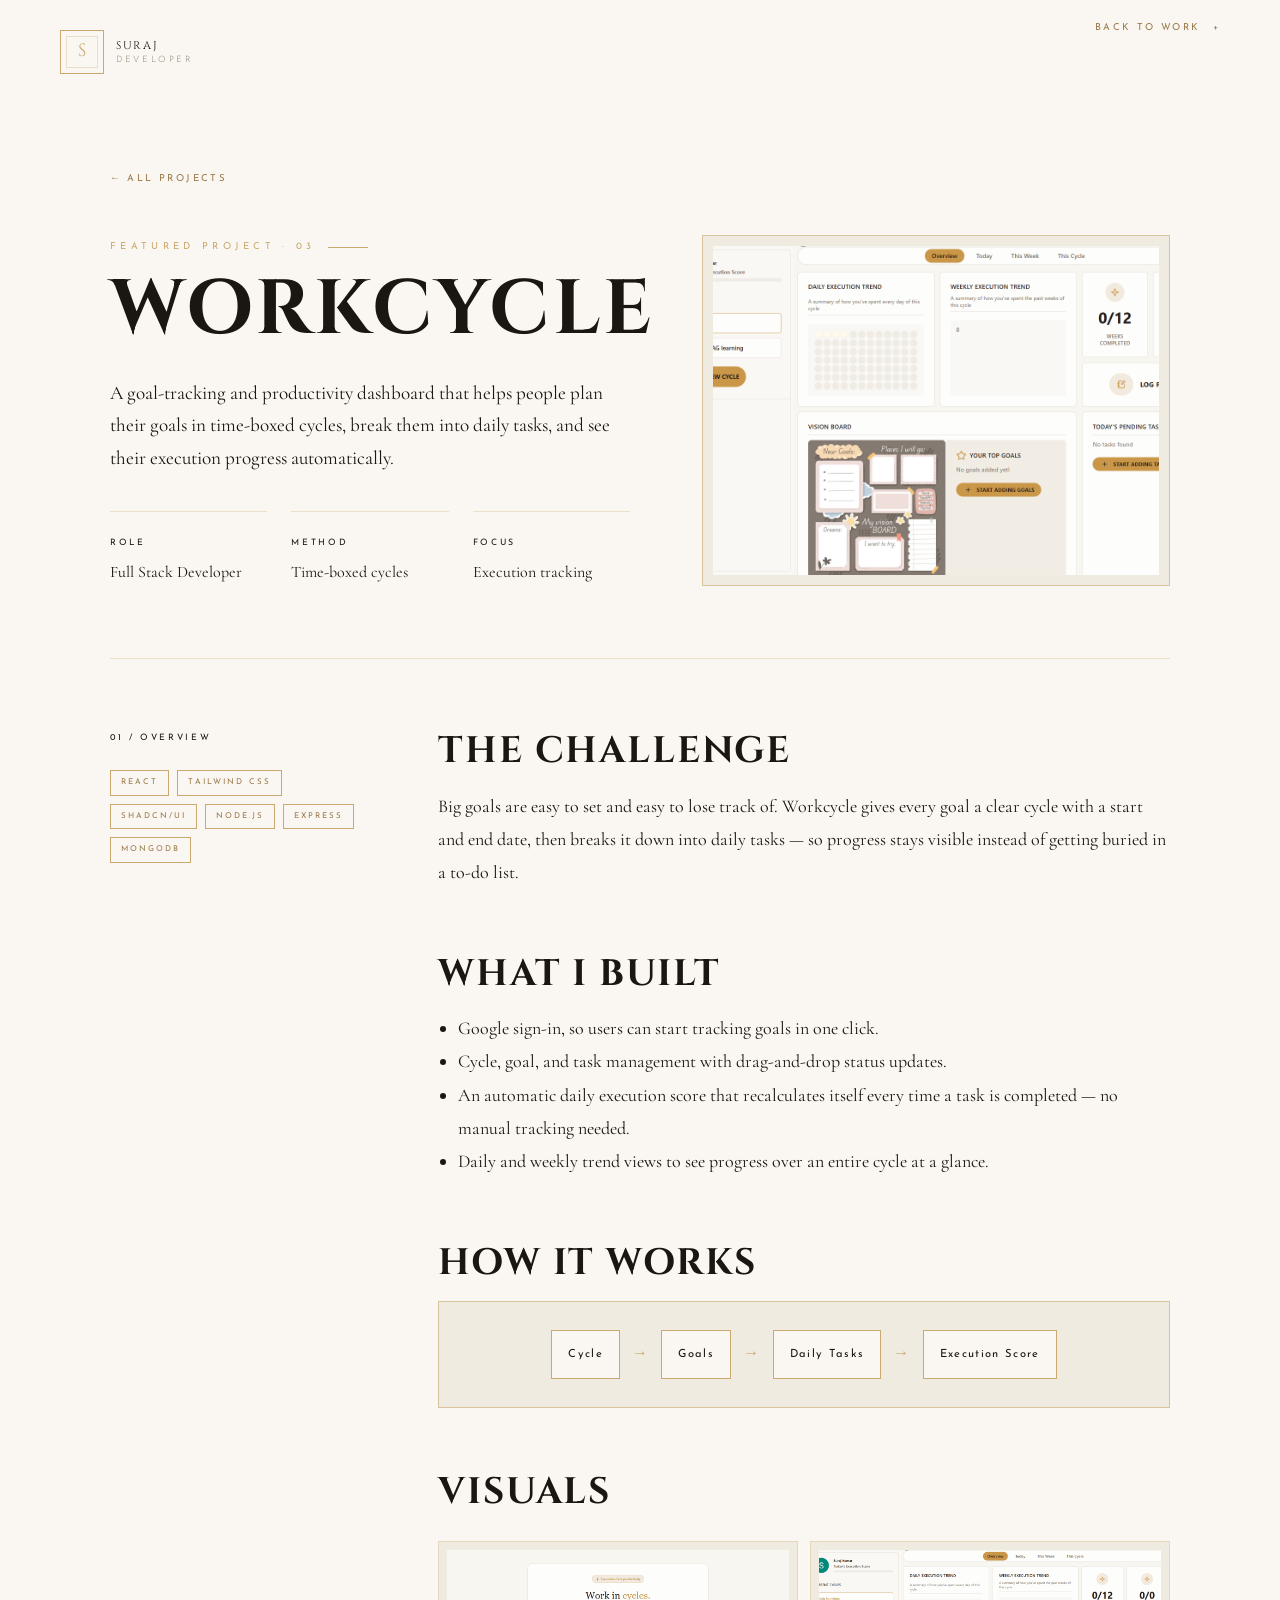
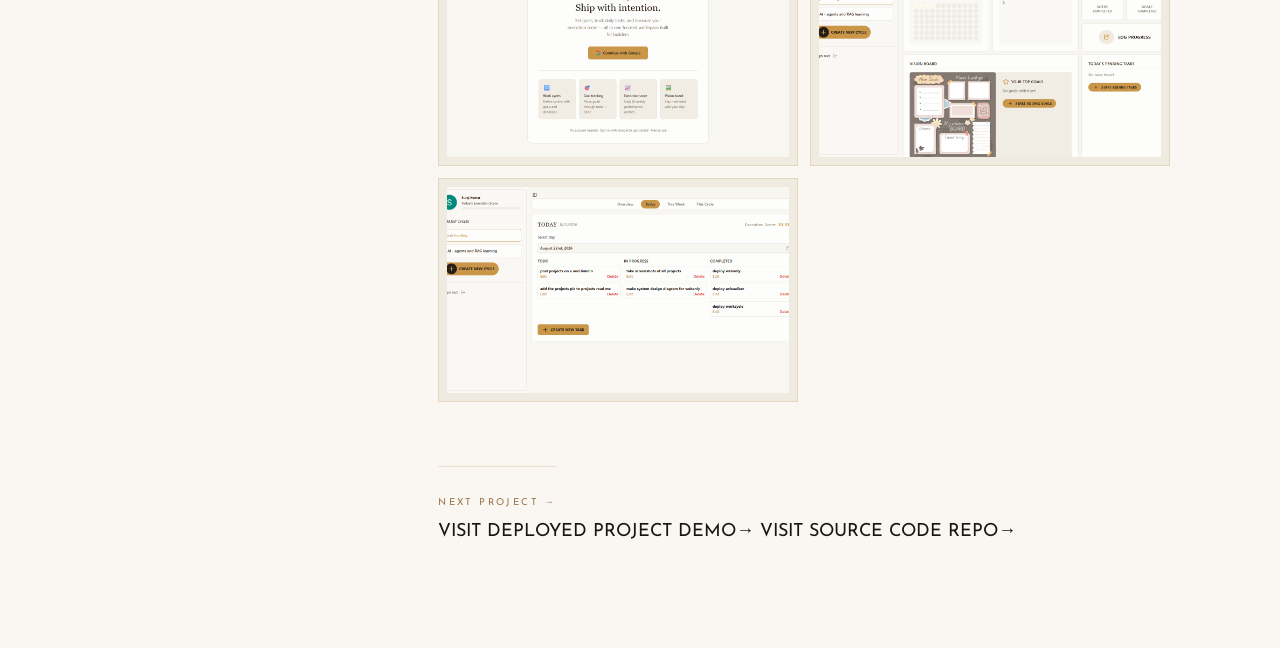
<file: projects/cyclework.html>
<!doctype html>
<html lang="en">
  <head>
    <meta charset="UTF-8" />
    <meta name="viewport" content="width=device-width, initial-scale=1.0" />
    <title>Workcycle | Suraj Dev</title>
    <link rel="preconnect" href="https://fonts.googleapis.com" />
    <link rel="preconnect" href="https://fonts.gstatic.com" crossorigin />
    <link
      href="https://fonts.googleapis.com/css2?family=Cinzel:wght@400;600;700;900&family=Cormorant+Garamond:ital,wght@0,300;0,400;0,500;0,600;1,300;1,400&family=Josefin+Sans:wght@100;200;300;400&display=swap"
      rel="stylesheet"
    />
    <link rel="stylesheet" href="../styles.css" />
  </head>
  <body class="detail-page">
    <nav>
      <a class="nav-logo" href="../index.html"
        ><span class="logo-mark">S</span
        ><span class="logo-text">Suraj<span>Developer</span></span></a
      ><a class="detail-back" href="../index.html#work"
        >Back to Work <span>+</span></a
      >
    </nav>
    <main class="detail-main">
      <a class="detail-back" href="../index.html#work">← All Projects</a>
      <section class="detail-hero">
        <div>
          <div class="section-label detail-kicker">Featured Project · 03</div>
          <h1 class="detail-title">Workcycle</h1>
          <p class="detail-lead">
            A goal-tracking and productivity dashboard that helps people plan
            their goals in time-boxed cycles, break them into daily tasks, and
            see their execution progress automatically.
          </p>
          <div class="detail-meta">
            <div class="detail-meta-item">
              <span class="detail-meta-label">Role</span
              ><span class="detail-meta-value">Full Stack Developer</span>
            </div>
            <div class="detail-meta-item">
              <span class="detail-meta-label">Method</span
              ><span class="detail-meta-value">Time-boxed cycles</span>
            </div>
            <div class="detail-meta-item">
              <span class="detail-meta-label">Focus</span
              ><span class="detail-meta-value">Execution tracking</span>
            </div>
          </div>
        </div>
        <div class="detail-hero-image">
          <img
            src="../asset/wc2.png"
            alt="Workcycle goal-tracking dashboard"
          />
        </div>
      </section>
      <section class="detail-content">
        <aside>
          <div class="detail-section-label">01 / Overview</div>
          <div class="detail-stack">
            <span class="tag">React</span><span class="tag">Tailwind CSS</span
            ><span class="tag">shadcn/ui</span
            ><span class="tag">Node.js</span><span class="tag">Express</span
            ><span class="tag">MongoDB</span>
          </div>
        </aside>
        <div>
          <section class="detail-section">
            <h2>The challenge</h2>
            <p>
              Big goals are easy to set and easy to lose track of. Workcycle
              gives every goal a clear cycle with a start and end date, then
              breaks it down into daily tasks — so progress stays visible
              instead of getting buried in a to-do list.
            </p>
          </section>
          <section class="detail-section">
            <h2>What I built</h2>
            <ul>
              <li>
                Google sign-in, so users can start tracking goals in one click.
              </li>
              <li>
                Cycle, goal, and task management with drag-and-drop status
                updates.
              </li>
              <li>
                An automatic daily execution score that recalculates itself
                every time a task is completed — no manual tracking needed.
              </li>
              <li>
                Daily and weekly trend views to see progress over an entire
                cycle at a glance.
              </li>
            </ul>
          </section>
          <section class="detail-section">
            <h2>How it works</h2>
            <div class="detail-diagram">
              <div class="detail-diagram-flow">
                <span class="detail-diagram-node">Cycle</span
                ><span class="detail-diagram-arrow">→</span
                ><span class="detail-diagram-node">Goals</span
                ><span class="detail-diagram-arrow">→</span
                ><span class="detail-diagram-node">Daily Tasks</span
                ><span class="detail-diagram-arrow">→</span
                ><span class="detail-diagram-node">Execution Score</span>
              </div>
            </div>
          </section>
          <section class="detail-section">
            <h2>Visuals</h2>
            <div class="detail-visuals">
              <img src="../asset/wc1.png" alt="Workcycle visual 1" />
              <img src="../asset/wc2.png" alt="Workcycle visual 2" />
              <img src="../asset/wc3.png" alt="Workcycle visual 3" />
            </div>
          </section>
          <a class="detail-next" href="analytics-dashboard.html">Next project →</a>
          <p></p>
          <a href="https://workcycle-dashboard.vercel.app" class="btn-primary"><span>VISIT DEPLOYED PROJECT DEMO</span><span class="arrow">→</span> </a>
          
          <a class="btn-primary" href="https://github.com/Suraj-xaosi/TaskTracker.git"><span>VISIT SOURCE CODE REPO</span><span class="arrow">→</span> </a>
        </div>
      </section>
    </main>
  </body>
</html>
</file>
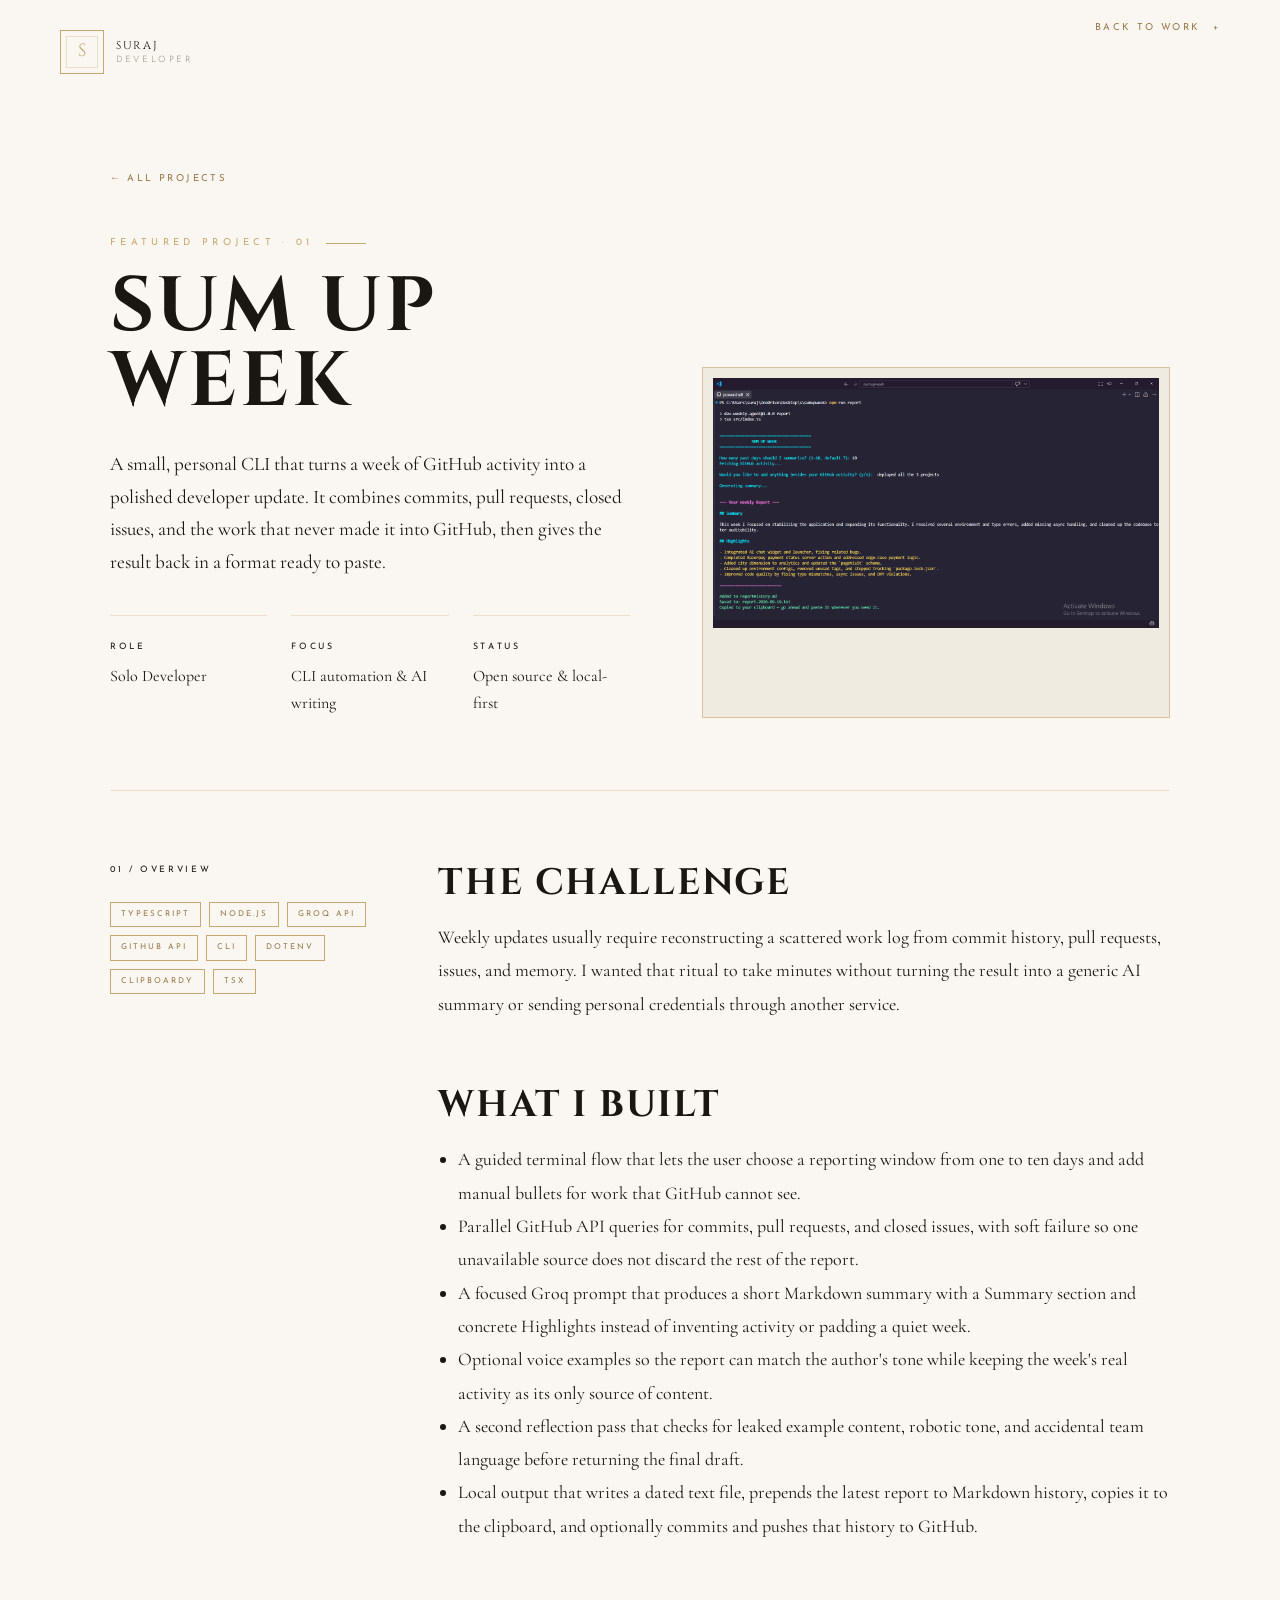
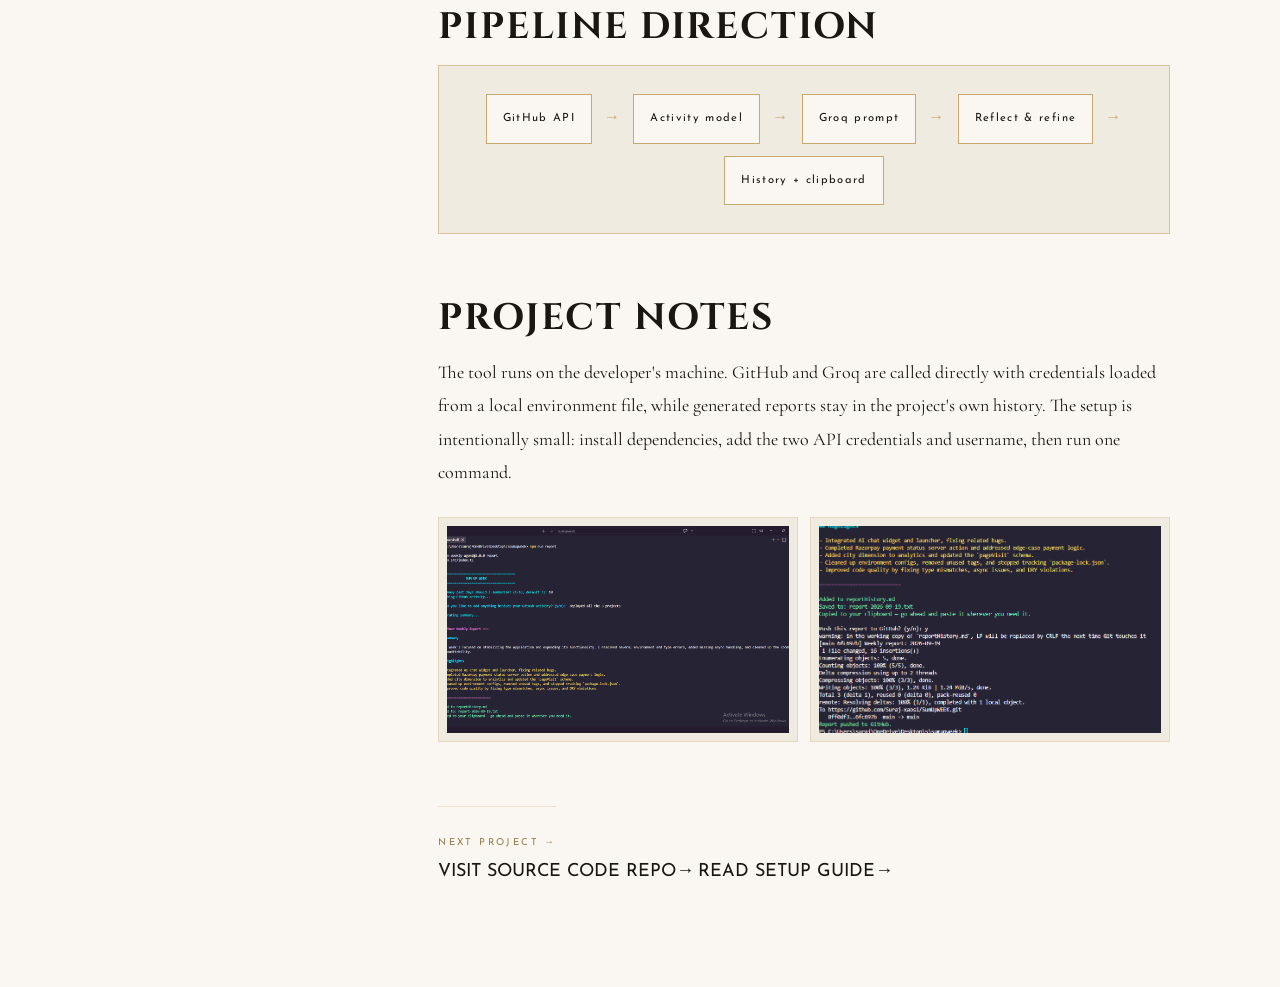
<file: projects/sumupweek.html>
<!doctype html>
<html lang="en">
  <head>
    <meta charset="UTF-8" />
    <meta name="viewport" content="width=device-width, initial-scale=1.0" />
    <title>Sum Up Week | Suraj Developer</title>
    <link rel="preconnect" href="https://fonts.googleapis.com" />
    <link rel="preconnect" href="https://fonts.gstatic.com" crossorigin />
    <link
      href="https://fonts.googleapis.com/css2?family=Cinzel:wght@400;600;700;900&family=Cormorant+Garamond:ital,wght@0,300;0,400;0,500;0,600;1,300;1,400&family=Josefin+Sans:wght@100;200;300;400&display=swap"
      rel="stylesheet"
    />
    <link rel="stylesheet" href="../styles.css" />
  </head>
  <body class="detail-page">
    <nav>
      <a class="nav-logo" href="../index.html"
        ><span class="logo-mark">S</span
        ><span class="logo-text">Suraj<span>Developer</span></span></a
      ><a class="detail-back" href="../index.html#work"
        >Back to Work <span>+</span></a
      >
    </nav>
    <main class="detail-main">
      <a class="detail-back" href="../index.html#work">← All Projects</a>
      <section class="detail-hero">
        <div>
          <div class="section-label detail-kicker">Featured Project · 01</div>
          <h1 class="detail-title">Sum Up Week</h1>
          <p class="detail-lead">
            A small, personal CLI that turns a week of GitHub activity into a
            polished developer update. It combines commits, pull requests,
            closed issues, and the work that never made it into GitHub, then
            gives the result back in a format ready to paste.
          </p>
          <div class="detail-meta">
            <div class="detail-meta-item">
              <span class="detail-meta-label">Role</span
              ><span class="detail-meta-value">Solo Developer</span>
            </div>
            <div class="detail-meta-item">
              <span class="detail-meta-label">Focus</span
              ><span class="detail-meta-value">CLI automation &amp; AI writing</span>
            </div>
            <div class="detail-meta-item">
              <span class="detail-meta-label">Status</span
              ><span class="detail-meta-value">Open source &amp; local-first</span>
            </div>
          </div>
        </div>
        <div class="detail-hero-image">
          <div class="detail-diagram-flow">
            <img src="../asset/cli.png" alt="Sum Up Week diagram" />
          </div>
        </div>
      </section>
      <section class="detail-content">
        <aside>
          <div class="detail-section-label">01 / Overview</div>
          <div class="detail-stack">
            <span class="tag">TypeScript</span><span class="tag">Node.js</span
            ><span class="tag">Groq API</span><span class="tag">GitHub API</span
            ><span class="tag">CLI</span><span class="tag">dotenv</span
            ><span class="tag">clipboardy</span><span class="tag">tsx</span>
          </div>
        </aside>
        <div>
          <section class="detail-section">
            <h2>The challenge</h2>
            <p>
              Weekly updates usually require reconstructing a scattered work
              log from commit history, pull requests, issues, and memory. I
              wanted that ritual to take minutes without turning the result
              into a generic AI summary or sending personal credentials through
              another service.
            </p>
          </section>
          <section class="detail-section">
            <h2>What I built</h2>
            <ul>
              <li>
                A guided terminal flow that lets the user choose a reporting
                window from one to ten days and add manual bullets for work
                that GitHub cannot see.
              </li>
              <li>
                Parallel GitHub API queries for commits, pull requests, and
                closed issues, with soft failure so one unavailable source does
                not discard the rest of the report.
              </li>
              <li>
                A focused Groq prompt that produces a short Markdown summary
                with a Summary section and concrete Highlights instead of
                inventing activity or padding a quiet week.
              </li>
              <li>
                Optional voice examples so the report can match the author's
                tone while keeping the week's real activity as its only source
                of content.
              </li>
              <li>
                A second reflection pass that checks for leaked example
                content, robotic tone, and accidental team language before
                returning the final draft.
              </li>
              <li>
                Local output that writes a dated text file, prepends the latest
                report to Markdown history, copies it to the clipboard, and
                optionally commits and pushes that history to GitHub.
              </li>
            </ul>
          </section>
          <section class="detail-section">
            <h2>Pipeline direction</h2>
            <div class="detail-diagram">
              <div class="detail-diagram-flow">
                <span class="detail-diagram-node">GitHub API</span
                ><span class="detail-diagram-arrow">→</span
                ><span class="detail-diagram-node">Activity model</span
                ><span class="detail-diagram-arrow">→</span
                ><span class="detail-diagram-node">Groq prompt</span
                ><span class="detail-diagram-arrow">→</span
                ><span class="detail-diagram-node">Reflect &amp; refine</span
                ><span class="detail-diagram-arrow">→</span
                ><span class="detail-diagram-node">History + clipboard</span>
              </div>
            </div>
          </section>
          <section class="detail-section">
            <h2>Project notes</h2>
            <p>
              The tool runs on the developer's machine. GitHub and Groq are
              called directly with credentials loaded from a local environment
              file, while generated reports stay in the project's own history.
              The setup is intentionally small: install dependencies, add the
              two API credentials and username, then run one command.
            </p>
            <div class="detail-visuals">
              <img src="../asset/cli.png" alt="cli 0" />
              <img src="../asset/cli2.png" alt="cli 1" />          
            </div>
          </section>
          <a class="detail-next" href="cyclework.html">Next project →</a>
          <p></p>
          <a class="btn-primary" href="https://github.com/Suraj-xaosi/SumUpWEEK"
            ><span>VISIT SOURCE CODE REPO</span><span class="arrow">→</span></a
          >
          <a class="btn-primary" href="https://github.com/Suraj-xaosi/SumUpWEEK#readme"
            ><span>READ SETUP GUIDE</span><span class="arrow">→</span></a
          >
        </div>
      </section>
    </main>
  </body>
</html>
</file>
<file: styles.css>
*, *::before, *::after { box-sizing: border-box; margin: 0; padding: 0; }

:root {
  --cream: #F0EBE0;
  --cream-dark: #E8E0D0;
  --ink: #1A1612;
  --gold: #C9A96E;
  --gold-light: #E4C98A;
  --gold-dark: #9A7A4A;
  --warm-white: #FAF7F2;
  --text-muted: #8A7A68;
  --border: rgba(201,169,110,0.3);
  --border-strong: rgba(201,169,110,0.6);
  --ff-display: 'Cinzel', serif;
  --ff-body: 'Cormorant Garamond', serif;
  --ff-label: 'Josefin Sans', sans-serif;
  --transition: cubic-bezier(0.25, 0.46, 0.45, 0.94);
}

html { scroll-behavior: smooth; }
body {
  background: var(--cream);
  color: var(--ink);
  font-family: var(--ff-body);
  font-size: 18px;
  line-height: 1.7;
  overflow-x: hidden;
}

img { max-width: 100%; display: block; }
a { color: inherit; text-decoration: none; }

/* ── REUSABLE PATTERNS ───────────────────────────
   Every group here was previously repeated, verbatim, across each
   selector listed. Grouping states the shared part once. ────── */

/* uppercase label/eyebrow text — the tiny letter-spaced tags used everywhere */
.nav-links a, .nav-avail, .mobile-menu-deco, .section-label,
.btn-primary, .btn-ghost,
.who-am-i, .stat-label, .tag, .skills-intro-right .arrow-link, .journal-back, .contact-info-label,
.footer-link, .footer-copy, .detail-back, .detail-meta-label, .detail-section-label,
.detail-gallery figcaption, .detail-next {
  font-family: var(--ff-label);
  text-transform: uppercase;
}

/* uppercase serif display headings */
.logo-text, .about-heading, .section-heading, .project-title,
.skill-card-title, .weekly-report-content h1, .weekly-report-content h2,
.weekly-report-content h3, .contact-heading, .detail-title, .detail-section h2 {
  font-family: var(--ff-display);
  text-transform: uppercase;
}

/* same two font faces where no uppercase transform is wanted */
.logo-text span, .detail-diagram { font-family: var(--ff-label); }
.logo-mark, .mobile-menu a, .stat-number, .project-num { font-family: var(--ff-display); }

/* centered flex icon/box */
.logo-mark, .project-arrow,
.contact-info-icon, .detail-diagram-flow {
  display: flex;
  align-items: center;
  justify-content: center;
}

/* thin static gold divider line (::before/::after on section labels & eyebrows) */
.section-label::after {
  content: ''; display: block;
  width: 40px; height: 1px;
  background: var(--gold);
}

/* animated underline-on-hover (nav links & ghost button) */
.nav-links a::after, .btn-ghost::after {
  content: ''; position: absolute; bottom: 0; left: 0;
  width: 0; height: 1px;
  background: var(--gold);
  transition: width 0.4s var(--transition);
}
.nav-links a:hover::after, .btn-ghost:hover::after { width: 100%; }

/* plain gold-on-hover text color swap */
.mobile-menu a:hover, .nav-links a:hover, .btn-ghost:hover { color: var(--gold); }

/* color+transform transition used by the journal back link */
.journal-back { transition: color 0.3s, transform 0.3s; }

/* small rotated gold diamond, three sizes */
.dot { background: var(--gold); transform: rotate(45deg); }

/* icon box hover: fill gold, ink icon */
.contact-info-item:hover .contact-info-icon { background: var(--gold); color: var(--ink); }

/* icon-svg resets — only size differs per instance */
.contact-info-icon svg { stroke: currentColor; fill: none; stroke-width: 1.5; }
.footer-link svg { fill: currentColor; }

/* ── SCROLLBAR ─────────────────────────────────── */
::-webkit-scrollbar { width: 4px; }
::-webkit-scrollbar-track { background: var(--cream); }
::-webkit-scrollbar-thumb { background: var(--gold); border-radius: 2px; }

/* ── NAVBAR ─────────────────────────────────────── */
nav {
  position: fixed; top: 0; left: 0; right: 0;
  z-index: 500;
  padding: 20px 60px;
  display: flex; align-items: center; justify-content: space-between;
  transition: background 0.4s, backdrop-filter 0.4s, padding 0.4s;
}
nav.scrolled {
  background: rgba(240,235,224,0.92);
  backdrop-filter: blur(12px);
  padding: 14px 60px;
  border-bottom: 1px solid var(--border);
}
.nav-logo { display: flex; align-items: center; gap: 12px; }
.logo-mark {
  width: 44px; height: 44px;
  border: 1px solid var(--gold);
  font-size: 1.1rem;
  color: var(--gold);
  position: relative;
}
.logo-mark::before { content: ''; position: absolute; inset: 5px; border: 1px solid rgba(201,169,110,0.3); }
.logo-text { font-size: 0.7rem; letter-spacing: 0.15em; line-height: 1.3; }
.logo-text span { display: block; font-size: 0.55rem; letter-spacing: 0.3em; color: var(--text-muted); font-weight: 300; }
.nav-links { display: flex; gap: 40px; list-style: none; }
.nav-links a {
  font-size: 0.65rem;
  letter-spacing: 0.25em;
  color: var(--ink);
  position: relative;
  padding-bottom: 4px;
  transition: color 0.3s;
}
.nav-avail { font-size: 0.6rem; letter-spacing: 0.25em; color: var(--gold); display: flex; align-items: center; gap: 8px; }
.avail-dot { width: 7px; height: 7px; background: var(--gold); border-radius: 50%; animation: blink 2s ease-in-out infinite; }
@keyframes blink { 0%,100% { opacity: 1; } 50% { opacity: 0.3; } }
.hamburger { display: none; flex-direction: column; gap: 5px; cursor: pointer; padding: 4px; }
.hamburger span { display: block; width: 24px; height: 1px; background: var(--ink); transition: all 0.3s; }
.hamburger.open span:nth-child(1) { transform: translateY(6px) rotate(45deg); }
.hamburger.open span:nth-child(2) { opacity: 0; }
.hamburger.open span:nth-child(3) { transform: translateY(-6px) rotate(-45deg); }

/* Mobile menu */
.mobile-menu {
  position: fixed; inset: 0; z-index: 400;
  background: var(--ink);
  display: flex; flex-direction: column; align-items: center; justify-content: center; gap: 40px;
  transform: translateX(100%);
  transition: transform 0.5s var(--transition);
}
.mobile-menu.open { transform: translateX(0); }
.mobile-menu a {
  font-size: clamp(1.8rem, 8vw, 3rem);
  color: var(--cream);
  letter-spacing: 0.15em;
  transition: color 0.3s;
  position: relative;
}
.mobile-menu-deco { position: absolute; bottom: 40px; font-size: 0.6rem; letter-spacing: 0.4em; color: var(--text-muted); }

/* ── CORNER DECORATIONS ─────────────────────────── */
.corner-deco { position: absolute; width: 50px; height: 50px; pointer-events: none; }
.corner-deco svg { width: 100%; height: 100%; }
.corner-tl { top: 20px; left: 20px; }
.corner-tr { top: 20px; right: 20px; transform: scaleX(-1); }
.corner-bl { bottom: 20px; left: 20px; transform: scaleY(-1); }
.corner-br { bottom: 20px; right: 20px; transform: scale(-1); }

/* ── SECTION WRAPPER ────────────────────────────── */
.section { position: relative; padding: 120px 120px; overflow: hidden; }
.section-label { font-size: 0.6rem; letter-spacing: 0.45em; color: var(--gold); display: flex; align-items: center; gap: 12px; margin-bottom: 24px; }

/* ── ABOUT ─────────────────────────────────────────── */
#about { background: var(--cream); border-bottom: 1px solid var(--border); }
.about-grid { display: grid; grid-template-columns: 1fr 1fr; gap: 80px; align-items: center; }
.about-img-wrap { position: relative; }
.about-img-frame { position: relative; width: 100%; aspect-ratio: 4/5; overflow: hidden; }
.about-img-frame img { width: 100%; height: 100%; object-fit: cover; }
.about-img-deco { position: absolute; top: -16px; left: -16px; right: 16px; bottom: 16px; border: 1px solid var(--border); pointer-events: none; }
.about-arch {
  position: absolute; top: 0; left: 50%;
  transform: translateX(-50%);
  width: 70%; height: 45%;
  border-top-left-radius: 999px; border-top-right-radius: 999px;
  border: 1px solid var(--border-strong); border-bottom: none;
  pointer-events: none; z-index: 2;
}
.who-am-i {
  position: absolute; left: -40px; top: 50%;
  transform: translateY(-50%) rotate(-90deg);
  font-size: 0.55rem;
  letter-spacing: 0.45em;
  color: var(--gold);
  white-space: nowrap;
  display: flex; align-items: center; gap: 10px;
}
.who-am-i::before { content: ''; display: block; width: 1px; height: 30px; background: var(--gold); }
.about-heading { font-size: clamp(1.6rem, 3.5vw, 2.8rem); line-height: 1.1; letter-spacing: 0.05em; color: var(--ink); margin-bottom: 24px; }
.about-text { font-family: var(--ff-body); font-size: 1.05rem; color: var(--ink); line-height: 1.85; margin-bottom: 24px; }
.about-links { display: flex; align-items: center; flex-wrap: wrap; gap: 20px; margin-bottom: 36px; }
.about-links .btn-primary { width: auto; }
.stats-grid { display: grid; grid-template-columns: repeat(4, 1fr); gap: 24px; border-top: 1px solid var(--border); padding-top: 36px; }
.stat-item { text-align: center; }
.stat-number { font-size: clamp(1.4rem, 3vw, 2.2rem); color: var(--ink); letter-spacing: 0.05em; line-height: 1; margin-bottom: 6px; }
.stat-plus { color: var(--gold); }
.stat-label { font-size: 0.5rem; letter-spacing: 0.3em; color: var(--text-muted); line-height: 1.4; }

/* ── WORK ───────────────────────────────────────────── */
#work { background: var(--warm-white); border-bottom: 1px solid var(--border); }
.work-header { display: flex; align-items: flex-end; justify-content: space-between; margin-bottom: 60px; flex-wrap: wrap; gap: 24px; }
.section-heading { font-size: clamp(2rem, 5vw, 4rem); line-height: 0.95; letter-spacing: 0.05em; color: var(--ink); }
.projects-grid { display: grid; grid-template-columns: repeat(2, 1fr); gap: 2px; }
.project-card { position: relative; background: var(--cream-dark); border: 1px solid var(--gold); overflow: hidden; cursor: pointer; }
a.project-card { display: block; }
.project-card-img { width: 100%; aspect-ratio: 16/10; overflow: hidden; position: relative; }
.project-card-img img { width: 100%; height: 100%; object-fit: cover; }
.project-num {
  position: absolute; top: 16px; left: 16px;
  font-size: 0.7rem;
  letter-spacing: 0.15em;
  color: var(--cream);
  background: rgba(26,22,18,0.7);
  padding: 4px 8px;
  backdrop-filter: blur(4px);
}
.project-card-body { padding: 28px 28px 32px; }
.project-title { font-size: clamp(1rem, 2vw, 1.3rem); letter-spacing: 0.1em; color: var(--ink); margin-bottom: 10px; }
.project-desc { font-family: var(--ff-body); font-size: 0.95rem; color: var(--ink); line-height: 1.7; margin-bottom: 20px; }
.project-tags { display: flex; flex-wrap: wrap; gap: 8px; align-items: center; justify-content: space-between; }
.tag { font-size: 0.5rem; letter-spacing: 0.25em; color: var(--gold-dark); border: 1px solid var(--gold); padding: 5px 10px; }
.project-arrow {
  width: 36px; height: 36px;
  border: 1px solid var(--ink);
  background: var(--ink);
  color: var(--cream);
  flex-shrink: 0;
}

/* ── SKILLS ─────────────────────────────────────────── */
#skills { background: var(--cream); border-bottom: 1px solid var(--border); }
.skills-intro { display: grid; grid-template-columns: 1fr 1fr; gap: 60px; align-items: end; margin-bottom: 36px; }
.skills-intro-right { font-family: var(--ff-body); font-size: 1rem; color: var(--ink); line-height: 1.85; }
.skills-intro-right .arrow-link { display: inline-flex; align-items: center; gap: 10px; font-size: 0.6rem; letter-spacing: 0.3em; color: var(--gold); margin-top: 16px; transition: gap 0.3s; }
.skills-intro-right .arrow-link:hover { gap: 16px; }
.skills-cards { display: grid; grid-template-columns: repeat(auto-fit, minmax(190px, 1fr)); gap: 12px; }
.skill-card { background: var(--warm-white); border: 1px solid var(--border); padding: 20px; }
.skill-card-title { font-size: 0.65rem; letter-spacing: 0.2em; color: var(--gold-dark); margin-bottom: 14px; }
.skill-list { display: flex; flex-wrap: wrap; gap: 8px; list-style: none; }
.skill-list li { border: 1px solid var(--border); padding: 5px 9px; color: var(--ink); font-size: 0.82rem; line-height: 1.2; white-space: nowrap; }

/* ── WEEKLY REPORT ──────────────────────────────────────── */
.journal-page { background: var(--cream); }
.journal-main { padding-top: 80px; }
.journal-section { min-height: 100vh; }
.journal-back { display: inline-flex; margin-bottom: 56px; font-size: 0.6rem; letter-spacing: 0.3em; color: var(--gold-dark); }
.journal-back:hover { color: var(--ink); transform: translateX(-4px); }
#weekly-report-section { background: var(--cream-dark); border-bottom: 1px solid var(--border); }
.weekly-report-header { display: grid; grid-template-columns: 1fr 1fr; gap: 60px; align-items: end; margin-bottom: 60px; }
.weekly-report-intro { max-width: 360px; color: var(--ink); font-size: 1.05rem; line-height: 1.85; }
.weekly-report-content { max-width: 900px; padding: 40px 48px; background: var(--warm-white); border: 1px solid var(--border); }
.weekly-report-content h1, .weekly-report-content h2, .weekly-report-content h3 {
  line-height: 1.2;
  letter-spacing: 0.05em;
  color: var(--ink);
  margin: 0 0 16px;
}
.weekly-report-content h1 { font-size: clamp(1.5rem, 3vw, 2.3rem); }
.weekly-report-content h2 { font-size: clamp(1.2rem, 2.5vw, 1.8rem); }
.weekly-report-content h3 { font-size: 1.1rem; }
.weekly-report-content p, .weekly-report-content li { color: var(--ink); line-height: 1.8; }
.weekly-report-content p { margin-bottom: 20px; }
.weekly-report-content ul, .weekly-report-content ol { margin: 0 0 24px 24px; }
.weekly-report-content a { color: var(--gold-dark); text-decoration: underline; }
.weekly-report-content code { padding: 2px 6px; background: var(--cream-dark); color: var(--gold-dark); }
.weekly-report-content pre { overflow-x: auto; margin-bottom: 24px; padding: 20px; background: var(--ink); color: var(--cream); }
.weekly-report-content pre code { padding: 0; background: transparent; color: inherit; }
.weekly-report-status { color: var(--text-muted); font-style: italic; }

/* ── CONTACT ─────────────────────────────────────────── */
#contact { background: var(--warm-white); border-bottom: 1px solid var(--border); }
.contact-grid { display: grid; grid-template-columns: 1fr 1fr; gap: 80px; align-items: start; }
.contact-heading { font-size: clamp(2.5rem, 6vw, 5rem); line-height: 0.9; letter-spacing: 0.05em; color: var(--ink); margin-bottom: 24px; }
.contact-divider { width: 60px; height: 1px; background: var(--gold); margin-bottom: 24px; }
.contact-text { font-family: var(--ff-body); font-size: 1.05rem; color: var(--ink); line-height: 1.85; margin-bottom: 40px; }
.contact-info { display: flex; flex-direction: column; gap: 0; }
.contact-info-item { display: flex; align-items: flex-start; gap: 20px; padding: 24px 0; border-bottom: 1px solid var(--border); transition: background 0.3s; }
.contact-info-item:first-child { border-top: 1px solid var(--border); }
.contact-info-icon { width: 40px; height: 40px; border: 1px solid var(--border); color: var(--gold); flex-shrink: 0; transition: background 0.3s; }
.contact-info-icon svg { width: 16px; height: 16px; }
.contact-info-label { font-size: 0.55rem; letter-spacing: 0.35em; color: var(--text-muted); margin-bottom: 4px; }
.contact-info-value { font-family: var(--ff-body); font-size: 1rem; color: var(--ink); }
.contact-arch-deco {
  position: absolute; right: 0; top: 50%;
  transform: translateY(-50%);
  width: 220px; height: 340px;
  border-left: 1px solid var(--border);
  border-top-left-radius: 999px; border-bottom-left-radius: 999px;
  pointer-events: none;
  opacity: 0.5;
}

/* ── FOOTER ──────────────────────────────────────────── */
footer { background: var(--ink); padding: 32px 120px; display: flex; align-items: center; justify-content: space-between; flex-wrap: wrap; gap: 20px; border-top: 1px solid rgba(201,169,110,0.2); }
.footer-links { display: flex; gap: 0; }
.footer-link {
  font-size: 0.55rem;
  letter-spacing: 0.3em;
  color: rgba(240,235,224,0.5);
  padding: 12px 24px;
  border: 1px solid rgba(201,169,110,0.15);
  transition: color 0.3s, border-color 0.3s;
  display: flex; align-items: center; gap: 8px;
}
.footer-link:hover { color: var(--gold); border-color: rgba(201,169,110,0.4); }
.footer-link svg { width: 14px; height: 14px; }
.footer-copy { font-size: 0.5rem; letter-spacing: 0.3em; color: rgba(240,235,224,0.3); }

/* ── SVG CORNER ─────────────────────────────────────── */
.corner-svg { stroke: var(--gold); fill: none; stroke-width: 1; opacity: 0.6; }

/* ── REDUCED MOTION ─────────────────────────────────── */
@media (prefers-reduced-motion: reduce) {
  *, *::before, *::after { animation-duration: 0.001ms !important; transition-duration: 0.001ms !important; }
}

/* ── PROJECT DETAIL PAGES ──────────────────────────── */
.detail-page { background: var(--warm-white); }
.detail-main { max-width: 1180px; margin: 0 auto; padding: 160px 60px 100px; }
.detail-back {
  display: inline-flex; align-items: center; gap: 12px;
  font-size: 0.6rem;
  letter-spacing: 0.25em;
  color: var(--gold-dark);
  margin-bottom: 48px;
  transition: gap 0.3s;
}
.detail-back:hover { gap: 18px; color: var(--ink); }
.detail-hero { display: grid; grid-template-columns: minmax(0, 1fr) minmax(320px, 0.9fr); gap: 72px; align-items: end; padding-bottom: 72px; border-bottom: 1px solid var(--border); }
.detail-kicker { margin-bottom: 18px; }
.detail-title { font-size: clamp(2.2rem, 6vw, 5.4rem); line-height: 0.98; letter-spacing: 0.04em; max-width: 720px; }
.detail-lead { color: var(--ink); font-size: 1.2rem; line-height: 1.7; margin-top: 28px; max-width: 580px; }
.detail-hero-image { aspect-ratio: 4 / 3; border: 1px solid var(--border-strong); padding: 10px; background: var(--cream); }
.detail-hero-image img { width: 100%; height: 100%; object-fit: cover; }
.detail-meta { display: grid; grid-template-columns: repeat(3, 1fr); gap: 24px; margin-top: 36px; }
.detail-meta-item { border-top: 1px solid var(--border); padding-top: 12px; }
.detail-meta-label, .detail-section-label { font-size: 0.55rem; letter-spacing: 0.3em; color: var(--ink); }
.detail-meta-value { display: block; margin-top: 5px; font-size: 1rem; }
.detail-content { display: grid; grid-template-columns: minmax(180px, 0.35fr) minmax(0, 1fr); gap: 72px; padding-top: 72px; }
.detail-section { margin-bottom: 64px; }
.detail-section h2 { font-size: clamp(1.4rem, 3vw, 2.3rem); line-height: 1.1; letter-spacing: 0.05em; margin-bottom: 18px; }
.detail-section p, .detail-section li { color: var(--ink); line-height: 1.85; }
.detail-section ul { padding-left: 20px; }
.detail-stack { display: flex; flex-wrap: wrap; gap: 8px; margin-top: 24px; }
.detail-gallery { display: grid; grid-template-columns: repeat(2, 1fr); gap: 12px; margin-top: 28px; }
.detail-gallery figure { margin: 0; background: var(--cream); border: 1px solid var(--border); padding: 8px; }
.detail-gallery img { width: 100%; aspect-ratio: 16 / 10; object-fit: cover; }
.detail-gallery figcaption { padding: 10px 4px 4px; font-size: 0.5rem; letter-spacing: 0.18em; color: var(--text-muted); }
.detail-visuals { display: grid; grid-template-columns: repeat(2, minmax(0, 1fr)); gap: 12px; margin-top: 28px; }
.detail-visuals img { width: 100%; aspect-ratio: 16 / 10; object-fit: cover; border: 1px solid var(--border); padding: 8px; background: var(--cream); }
.detail-diagram { font-size: 0.7rem; letter-spacing: 0.12em; color: var(--gold-dark); text-align: center; border: 1px solid var(--border-strong); background: var(--cream); padding: 28px; }
.detail-diagram img { width: 100%; height: auto; display: block; }
.detail-diagram-flow { gap: 12px; flex-wrap: wrap; }
.detail-diagram-node { border: 1px solid var(--gold); padding: 14px 16px; color: var(--ink); background: var(--warm-white); }
.detail-diagram-arrow { color: var(--gold); font-size: 1rem; }
.detail-next { border-top: 1px solid var(--border); padding-top: 28px; display: inline-flex; gap: 12px; font-size: 0.6rem; letter-spacing: 0.25em; color: var(--gold-dark); }

/* ══════════════════════════════════════════════════════════════
   RESPONSIVE — every @media block, merged one time per breakpoint
   (was ~15 separate blocks), ordered widest → narrowest so the
   cascade still resolves exactly as before for the handful of
   selectors touched at more than one breakpoint.
   ══════════════════════════════════════════════════════════════ */

@media (max-width: 1200px) {
  .section { padding: 80px 60px; }
}

@media (max-width: 900px) {
  .section { padding: 70px 24px; }

  nav { padding: 16px 24px; }
  nav.scrolled { padding: 12px 24px; }
  .nav-links, .nav-avail { display: none; }
  .hamburger { display: flex; }

  .about-grid { grid-template-columns: 1fr; gap: 48px; }
  .about-img-wrap { max-width: 340px; margin: 0 auto; }
  .who-am-i { display: none; }
  .stats-grid { grid-template-columns: repeat(2, 1fr); }

  .contact-grid { grid-template-columns: 1fr; gap: 48px; }
  .contact-arch-deco { display: none; }
}

@media (max-width: 768px) {
  .corner-deco { width: 30px; height: 30px; }
  .corner-tl { top: 10px; left: 10px; }
  .corner-tr { top: 10px; right: 10px; }
  .corner-bl { bottom: 10px; left: 10px; }
  .corner-br { bottom: 10px; right: 10px; }

  .projects-grid { grid-template-columns: 1fr; }

  .skills-intro { grid-template-columns: 1fr; gap: 24px; }
  .weekly-report-header { grid-template-columns: 1fr; gap: 24px; margin-bottom: 36px; }
  .weekly-report-content { padding: 28px 24px; }

  footer { padding: 28px 20px; flex-direction: column; align-items: center; }
  .footer-links { flex-wrap: wrap; justify-content: center; }

  .detail-main { padding: 130px 20px 64px; }
  .detail-hero, .detail-content { grid-template-columns: 1fr; gap: 40px; }
  .detail-hero { padding-bottom: 48px; }
  .detail-content { padding-top: 48px; }
  .detail-meta { grid-template-columns: 1fr; gap: 14px; }
  .detail-gallery, .detail-visuals { grid-template-columns: 1fr; }
}

@media (max-width: 600px) {
  .section { padding: 60px 20px; }
  .about-links { flex-direction: column; align-items: flex-start; }
}

@media (max-width: 420px) {
  .skills-cards { grid-template-columns: 1fr; }
}
</file>
